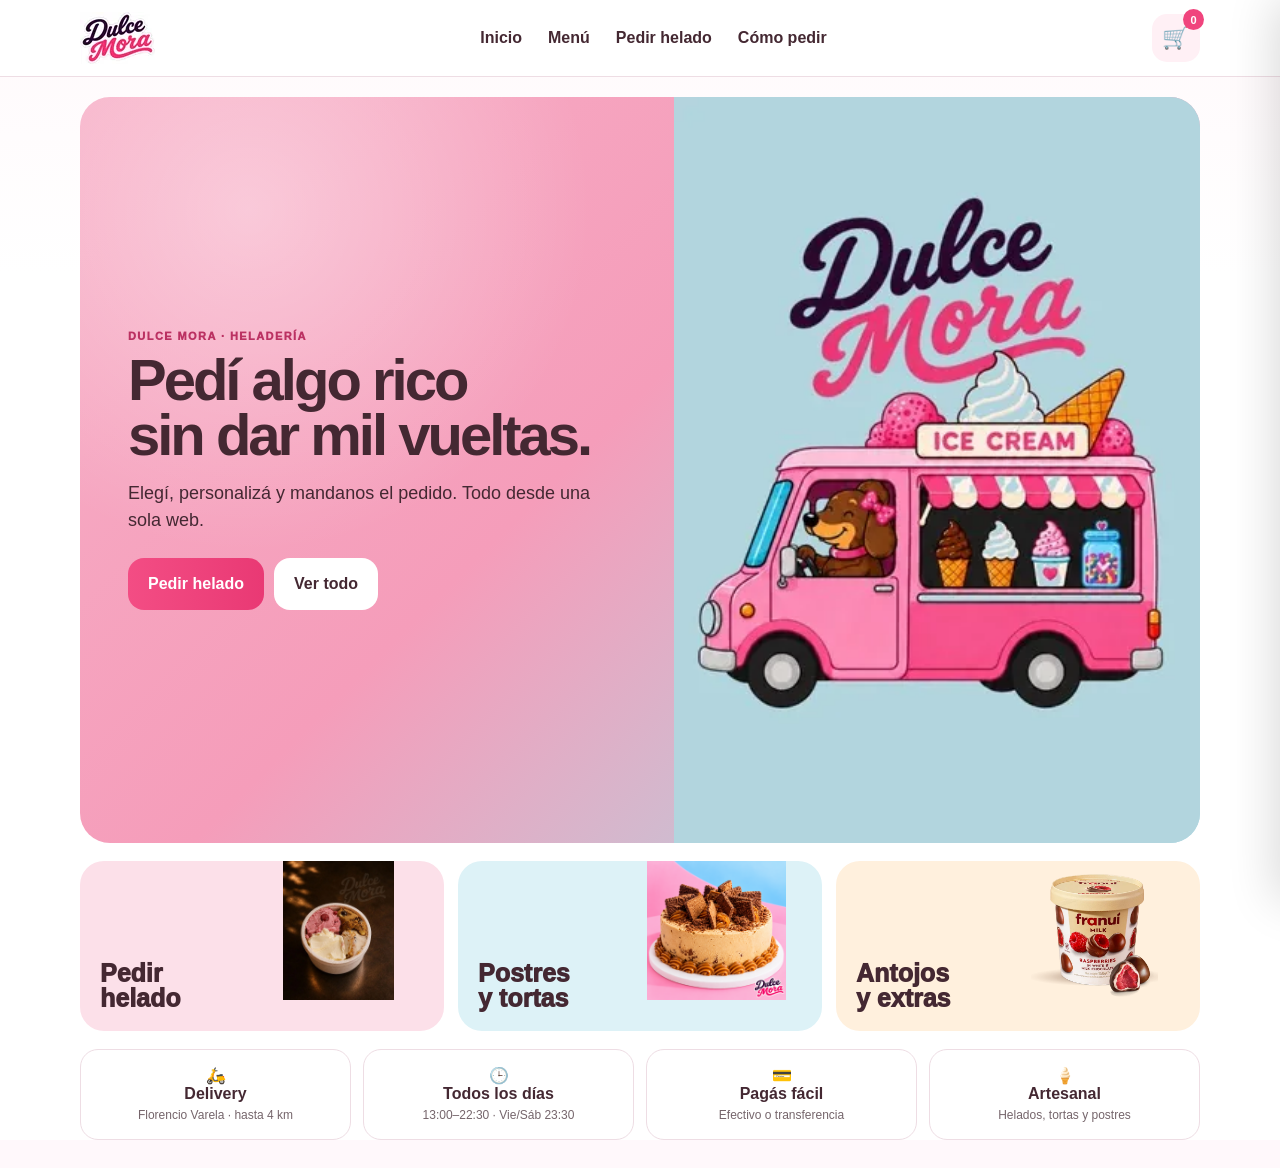
<file: index.html>
<!DOCTYPE html>

<html lang="es">
<head>
<meta charset="utf-8"/>
<meta content="width=device-width, initial-scale=1.0" name="viewport"/>
<title>Dulce Mora · Heladería Artesanal</title>
<link href="https://fonts.googleapis.com/css2?family=Dancing+Script:wght@600;700&amp;family=Nunito:wght@400;600;700;800;900&amp;display=swap" rel="stylesheet"/>
<style>
*,*::before,*::after{box-sizing:border-box;margin:0;padding:0;}
:root{
  --pink:#eb6893;--pink-dark:#c4416e;--pink-light:#fde8f0;--pink-xlight:#fff5f9;
  --orange:#e28928;--orange-light:#fef3e2;
  --sky:#b3d5de;--sky-light:#eaf6fa;--sky-dark:#5aadc6;
  --brown:#442832;--brown-mid:#6b4050;
  --purple:#9b5fc0;--purple-light:#f5eeff;
  --teal:#2a9d8f;--teal-light:#e4f7f5;
  --green:#25D366;
  --white:#fff;--bg:#fdf8fa;--gray:#f5f0f2;
  --text:#2d1a22;--text-mid:#8a6070;--text-soft:#c0a0b0;
}
html{scroll-behavior:smooth;}
body{font-family:'Nunito',sans-serif;background:var(--bg);color:var(--text);min-height:100vh;overflow-x:hidden;}
@keyframes bob{0%,100%{transform:translateY(0)}50%{transform:translateY(-7px)}}
@keyframes spkFloat{0%,100%{transform:rotate(var(--r,0deg)) translateY(0)}50%{transform:rotate(var(--r,0deg)) translateY(-7px)}}
@keyframes pawPulse{0%,100%{opacity:1}50%{opacity:.5}}

.sprinkles-layer{position:fixed;inset:0;pointer-events:none;z-index:0;overflow:hidden;}

/* HEADER */
.hdr{position:sticky;top:0;z-index:100;background:var(--white);border-bottom:2.5px solid var(--pink);padding:10px 18px;display:flex;align-items:center;justify-content:space-between;box-shadow:0 2px 12px rgba(235,104,147,.1);}
.cart-btn{background:var(--pink);border:none;border-radius:50px;color:#fff;font-family:'Nunito',sans-serif;font-size:13px;font-weight:800;padding:9px 16px;cursor:pointer;display:flex;align-items:center;gap:6px;transition:background .15s;position:relative;z-index:1;}
.cart-btn:hover{background:var(--pink-dark);}
.cart-n{background:#fff;color:var(--pink);border-radius:50%;width:22px;height:22px;font-size:12px;font-weight:900;display:flex;align-items:center;justify-content:center;}

/* HERO */
.hero{background:var(--sky);padding:24px 20px 36px;text-align:center;position:relative;overflow:hidden;}
.hero-wave{position:absolute;bottom:-2px;left:0;right:0;height:28px;background:var(--bg);border-radius:50% 50% 0 0/100% 100% 0 0;}
.hero-content{position:relative;z-index:1;}
.hero-pills{display:flex;justify-content:center;gap:7px;flex-wrap:wrap;}
.hpill{background:var(--white);border-radius:50px;padding:5px 13px;font-size:11px;font-weight:700;color:var(--brown);box-shadow:0 2px 6px rgba(68,40,50,.12);}

/* COUNTDOWN */
.countdown-bar{background:var(--brown);display:flex;align-items:center;justify-content:center;gap:10px;padding:9px 16px;flex-wrap:wrap;}
.cd-text{font-size:12px;color:var(--sky);font-weight:700;}
.cd-timer{display:flex;align-items:center;gap:4px;}
.cd-seg{background:var(--pink);color:#fff;border-radius:6px;padding:3px 8px;font-size:13px;font-weight:900;min-width:28px;text-align:center;}
.cd-sep{color:var(--pink);font-weight:900;font-size:14px;}
.cd-closed{background:var(--brown-mid);color:rgba(255,255,255,.7);font-size:12px;font-weight:700;text-align:center;padding:9px;}

/* STRIP */
.strip{background:var(--pink);display:flex;justify-content:center;flex-wrap:wrap;}
.sitem{padding:8px 14px;font-size:11px;font-weight:700;color:#fff;display:flex;align-items:center;gap:4px;border-right:1px solid rgba(255,255,255,.25);}
.sitem:last-child{border-right:none;}
.sitem em{color:rgba(255,255,255,.82);font-style:normal;font-weight:400;}

/* FLOW */
.flow{padding:18px 16px 28px;max-width:560px;margin:0 auto;position:relative;z-index:1;}
.steps-ind{display:flex;align-items:center;margin-bottom:20px;}
.si{display:flex;align-items:center;gap:5px;font-size:11px;font-weight:800;color:var(--text-soft);}
.si.active{color:var(--pink);}
.si.done{color:var(--teal);}
.si-num{width:24px;height:24px;border-radius:50%;border:2px solid currentColor;display:flex;align-items:center;justify-content:center;font-size:10px;font-weight:900;flex-shrink:0;}
.si.active .si-num{background:var(--pink);border-color:var(--pink);color:#fff;}
.si.done .si-num{background:var(--teal);border-color:var(--teal);color:#fff;}
.si-line{flex:1;height:2px;background:#ecdde5;margin:0 4px;}
.si-line.done{background:var(--teal);}

/* SCARD */
.scard{background:var(--white);border-radius:20px;padding:18px;margin-bottom:16px;border:1.5px solid var(--pink-light);box-shadow:0 2px 12px rgba(235,104,147,.06);position:relative;overflow:hidden;}
.scard::before{content:'';position:absolute;width:80px;height:80px;border-radius:50%;background:var(--pink-light);top:-20px;right:-20px;opacity:.5;pointer-events:none;}
.scard::after{content:'';position:absolute;width:50px;height:50px;border-radius:50%;background:var(--orange-light);bottom:-15px;left:-15px;opacity:.4;pointer-events:none;}
.scard-title{font-family:'Dancing Script',cursive;font-size:22px;font-weight:700;color:var(--brown);margin-bottom:3px;position:relative;z-index:1;}
.scard-sub{font-size:12px;color:var(--text-soft);margin-bottom:14px;position:relative;z-index:1;}

/* POTES */
.potes-grid{display:grid;grid-template-columns:repeat(2,1fr);gap:9px;position:relative;z-index:1;}
@media(min-width:400px){.potes-grid{grid-template-columns:repeat(3,1fr);}}
.pote-opt{border:2px solid #e8dce4;background:var(--white);border-radius:16px;padding:0 0 10px;cursor:pointer;text-align:center;transition:all .15s;position:relative;overflow:hidden;}
.pote-opt:hover{border-color:var(--pink);background:var(--pink-xlight);}
.pote-opt.selected{border-color:var(--pink);background:var(--pink-light);box-shadow:0 0 0 3px rgba(235,104,147,.18);}
.pote-ico{font-size:32px;display:block;margin-bottom:5px;}
.pote-img{width:100%;height:90px;object-fit:cover;border-radius:10px;margin-bottom:6px;display:block;background:#fde8f0;}
.pote-name{font-size:13px;font-weight:900;color:var(--brown);display:block;}
.pote-peso{font-size:10px;color:var(--text-mid);display:block;}
.pote-price{font-size:14px;font-weight:900;color:var(--pink);display:block;margin-top:4px;}
.pote-desc{font-size:9px;color:var(--text-soft);display:block;margin-top:2px;}
.pote-popular{display:inline-block;background:var(--orange);color:#fff;font-size:8px;font-weight:900;border-radius:4px;padding:2px 6px;margin-top:4px;}
.pote-check{position:absolute;top:7px;left:7px;background:var(--pink);color:#fff;border-radius:50%;width:18px;height:18px;font-size:10px;display:none;align-items:center;justify-content:center;}
.pote-opt.selected .pote-check{display:flex;}

/* GUSTOS */
.gustos-info-bar{background:var(--orange-light);border:1.5px solid var(--orange);border-radius:12px;padding:9px 13px;font-size:12px;color:var(--brown);font-weight:700;margin-bottom:12px;display:flex;align-items:center;gap:7px;position:relative;z-index:1;}
.pote-queue-cartel{background:var(--pink);color:#fff;border-radius:12px;padding:10px 14px;font-size:13px;font-weight:900;margin-bottom:10px;text-align:center;box-shadow:0 3px 10px rgba(235,104,147,.35);}
.pote-popup-overlay{position:fixed;inset:0;background:rgba(68,40,50,.5);z-index:700;display:none;align-items:center;justify-content:center;padding:24px;backdrop-filter:blur(2px);}
.pote-popup-overlay.open{display:flex;}
.pote-popup{background:#fff;border-radius:18px;padding:22px 20px 20px;max-width:320px;width:100%;position:relative;text-align:center;box-shadow:0 12px 32px rgba(0,0,0,.28);}
.pote-popup-close{position:absolute;top:8px;right:10px;background:var(--pink-light);border:none;width:26px;height:26px;border-radius:50%;font-size:14px;color:var(--brown);cursor:pointer;line-height:1;}
.pote-popup-text{font-size:13.5px;color:var(--brown);font-weight:700;line-height:1.55;}
.gp-wrap{display:flex;gap:4px;margin-bottom:12px;flex-wrap:wrap;position:relative;z-index:1;}
.gp-slot{height:7px;border-radius:4px;background:#e8dce4;transition:background .2s;flex:1;min-width:20px;}
.gp-slot.filled{background:var(--pink);}
.cat-tabs{display:flex;gap:6px;margin-bottom:11px;overflow-x:auto;position:relative;z-index:1;}
.cat-tabs::-webkit-scrollbar{display:none;}
.ctab{border:1.5px solid #e0d0d8;background:var(--white);border-radius:50px;padding:5px 11px;font-size:11px;font-weight:800;font-family:'Nunito',sans-serif;color:var(--text-mid);cursor:pointer;white-space:nowrap;transition:all .15s;}
.ctab.on-pk{background:var(--pink);border-color:var(--pink);color:#fff;}
.ctab.on-pu{background:var(--purple);border-color:var(--purple);color:#fff;}
.ctab.on-te{background:var(--teal);border-color:var(--teal);color:#fff;}
.gustos-grid{display:grid;grid-template-columns:repeat(3,1fr);gap:7px;position:relative;z-index:1;}
.gusto-opt{border:1.5px solid #e8dce4;background:var(--white);border-radius:13px;padding:0 0 8px;cursor:pointer;text-align:center;transition:all .15s;position:relative;overflow:hidden;}
.gusto-opt:hover:not(.disabled){border-color:var(--pink);background:var(--pink-xlight);}
.gusto-opt.sel{border-color:var(--pink);background:var(--pink-light);}
.gusto-opt.sel.pu{border-color:var(--purple);background:var(--purple-light);}
.gusto-opt.sel.te{border-color:var(--teal);background:var(--teal-light);}
.gusto-opt.disabled{opacity:.4;cursor:not-allowed;}
.gusto-ico{font-size:26px;display:block;margin-bottom:3px;}
.gusto-img{width:100%;height:70px;object-fit:cover;border-radius:8px;margin-bottom:4px;display:block;}
.gusto-name{font-size:10px;font-weight:800;color:var(--brown);line-height:1.2;padding:0 4px;}
.gusto-cnt{position:absolute;top:4px;right:4px;background:var(--pink);color:#fff;border-radius:50%;width:17px;height:17px;font-size:9px;font-weight:900;display:none;align-items:center;justify-content:center;}
.gusto-opt.sel .gusto-cnt{display:flex;}
.gusto-opt.sel.pu .gusto-cnt{background:var(--purple);}
.gusto-opt.sel.te .gusto-cnt{background:var(--teal);}
.badge-hot{position:absolute;bottom:4px;left:0;right:0;text-align:center;}
.badge-hot span{background:var(--pink);color:#fff;font-size:7px;font-weight:900;border-radius:3px;padding:1px 4px;}

.badge-stock span{background:var(--orange);color:#fff;font-size:7px;font-weight:900;border-radius:3px;padding:1px 4px;}

/* TOPPINGS */
.toppings-grid{display:grid;grid-template-columns:repeat(3,1fr);gap:7px;margin-top:4px;position:relative;z-index:1;}
.topping-img{width:100%;height:50px;object-fit:contain;display:block;margin-bottom:3px;}
.topping-img-lg{width:100%;height:62px;object-fit:contain;display:block;margin-bottom:3px;}
.topping-opt{border:1.5px solid #e8dce4;background:var(--white);border-radius:13px;padding:9px 7px;cursor:pointer;text-align:center;transition:all .15s;position:relative;}
.topping-opt:hover{border-color:var(--orange);background:var(--orange-light);}
.topping-opt.sel{border-color:var(--orange);background:var(--orange-light);}
.topping-ico{font-size:24px;display:block;margin-bottom:3px;}
.topping-name{font-size:10px;font-weight:800;color:var(--brown);line-height:1.2;}
.topping-price{font-size:10px;font-weight:900;color:var(--orange);}
.topping-cnt{position:absolute;top:4px;right:4px;background:var(--orange);color:#fff;border-radius:50%;width:17px;height:17px;font-size:9px;font-weight:900;display:none;align-items:center;justify-content:center;}
.topping-opt.sel .topping-cnt{display:flex;}

/* CART */
.cart-items-list{display:flex;flex-direction:column;gap:10px;position:relative;z-index:1;}
.ci-card{background:var(--bg);border:1.5px solid var(--pink-light);border-radius:16px;padding:13px;display:flex;align-items:flex-start;gap:11px;}
.ci-emo{font-size:34px;flex-shrink:0;}
.ci-pote-thumb{width:70px;height:70px;object-fit:cover;border-radius:10px;flex-shrink:0;}
.sum-pote-thumb{width:70px;height:70px;object-fit:cover;border-radius:10px;flex-shrink:0;}
.sum-item-header{display:flex;align-items:center;gap:10px;margin-bottom:4px;}
.ci-info{flex:1;}
.ci-title{font-size:13px;font-weight:900;color:var(--brown);margin-bottom:3px;}
.ci-gustos{font-size:11px;color:var(--text-mid);line-height:1.5;}
.ci-toppings{font-size:10px;color:var(--orange);margin-top:2px;}
.ci-price{font-size:14px;font-weight:900;color:var(--pink);margin-top:4px;}
.ci-del{background:none;border:none;font-size:16px;cursor:pointer;color:var(--text-soft);padding:2px;flex-shrink:0;}
.ci-del:hover{color:var(--pink-dark);}

/* SELLOS */
.sellos-card{background:var(--sky);border-radius:20px;padding:18px;margin-bottom:16px;position:relative;overflow:hidden;}
.sellos-card::before{content:'';position:absolute;width:100px;height:100px;border-radius:50%;background:rgba(255,255,255,.25);top:-30px;right:-30px;}
.sellos-title{font-family:'Dancing Script',cursive;font-size:20px;font-weight:700;color:var(--brown);margin-bottom:3px;position:relative;z-index:1;}
.sellos-sub{font-size:11px;color:var(--brown);margin-bottom:14px;position:relative;z-index:1;}
.sellos-grid{display:grid;grid-template-columns:repeat(6,1fr);gap:8px;margin-bottom:12px;position:relative;z-index:1;}
.sello{width:100%;aspect-ratio:1;border-radius:50%;border:2px solid rgba(68,40,50,.3);display:flex;align-items:center;justify-content:center;font-size:20px;background:rgba(255,255,255,.3);}
.sello.filled{background:var(--pink);border-color:var(--pink);box-shadow:0 0 10px rgba(235,104,147,.4);}
.sello.reward{background:var(--orange);border-color:var(--orange);}
.sellos-progress{background:rgba(68,40,50,.2);border-radius:50px;height:6px;overflow:hidden;position:relative;z-index:1;}
.sellos-fill{background:var(--pink);height:100%;border-radius:50px;transition:width .5s ease;}
.sellos-info{font-size:11px;color:var(--brown);margin-top:8px;text-align:center;position:relative;z-index:1;}
.sellos-code{background:rgba(255,255,255,.5);border-radius:10px;padding:10px 14px;margin-top:12px;display:flex;align-items:center;justify-content:space-between;position:relative;z-index:1;}
.sellos-code-lbl{font-size:10px;color:var(--brown);font-weight:700;}
.sellos-code-val{font-size:14px;font-weight:900;color:var(--brown);letter-spacing:2px;}
.sellos-share-btn{background:var(--pink);border:none;border-radius:50px;color:#fff;font-size:11px;font-weight:800;padding:6px 12px;cursor:pointer;font-family:'Nunito',sans-serif;}



/* FORM */
.form-group{margin-bottom:13px;}
.form-label{font-size:12px;font-weight:800;color:var(--brown);margin-bottom:5px;display:block;}
.form-input{width:100%;padding:11px 14px;border-radius:12px;border:1.5px solid #e0d0d8;font-family:'Nunito',sans-serif;font-size:14px;color:var(--text);background:var(--white);transition:border-color .15s;outline:none;}
.form-input:focus{border-color:var(--pink);}
.form-input::placeholder{color:var(--text-soft);}
.radio-group{display:flex;gap:10px;margin-bottom:16px;}
.radio-opt{flex:1;border:2px solid #e0d0d8;background:var(--white);border-radius:16px;padding:14px 10px;cursor:pointer;text-align:center;transition:all .15s;display:flex;flex-direction:column;align-items:center;gap:3px;}
.radio-opt.sel-pk{border-color:var(--pink);background:var(--pink-light);}
.radio-opt.sel-or{border-color:var(--orange);background:var(--orange-light);}
.radio-ico{font-size:26px;line-height:1;}
.radio-lbl{font-size:13px;font-weight:800;color:var(--brown);}
.radio-sub{font-size:10px;color:var(--text-soft);line-height:1.3;}
.maps-btn{display:flex;align-items:center;gap:12px;background:var(--sky-light);border-radius:14px;padding:14px 16px;border:2px solid var(--sky-dark);text-decoration:none;transition:opacity .15s;margin-top:8px;}
.maps-btn:hover{opacity:.85;}
.maps-icon{font-size:32px;flex-shrink:0;}
.maps-info-title{font-size:13px;font-weight:900;color:var(--brown);}
.maps-info-time{font-size:11px;color:var(--sky-dark);font-weight:700;margin-top:2px;}
.maps-info-tap{font-size:10px;color:var(--text-soft);margin-top:2px;}

/* SUMMARY */
.sum-block{background:var(--gray);border-radius:14px;padding:13px;margin-bottom:11px;}
.sum-block-title{font-size:11px;font-weight:900;color:var(--text-mid);text-transform:uppercase;letter-spacing:.5px;margin-bottom:9px;}
.sum-row{display:flex;justify-content:space-between;font-size:13px;padding:3px 0;}
.sum-row .k{color:var(--text-mid);font-weight:600;}
.sum-row .v{font-weight:800;color:var(--brown);text-align:right;max-width:60%;}
.sum-item{border-bottom:1px solid #ecdde5;padding:7px 0;font-size:12px;}
.sum-item:last-child{border-bottom:none;}
.sum-item-name{font-weight:800;color:var(--brown);margin-bottom:2px;}
.sum-item-gustos{color:var(--text-mid);line-height:1.5;}
.sum-item-price{color:var(--pink);font-weight:800;margin-top:3px;}
.sum-total-bar{background:var(--pink-light);border:1.5px solid var(--pink);border-radius:14px;padding:13px 15px;display:flex;justify-content:space-between;align-items:center;margin-bottom:13px;}
.sum-total-lbl{font-size:13px;font-weight:700;color:var(--pink-dark);}
.sum-total-amt{font-size:24px;font-weight:900;color:var(--pink-dark);}
.wa-note{font-size:11px;color:var(--text-soft);text-align:center;line-height:1.6;margin-bottom:12px;}
.descuento-row{background:var(--teal-light);border:1.5px solid var(--teal);border-radius:10px;padding:8px 12px;display:flex;justify-content:space-between;align-items:center;margin-bottom:8px;}
.descuento-lbl{font-size:12px;color:var(--teal);font-weight:700;}
.descuento-val{font-size:14px;font-weight:900;color:var(--teal);}

/* BUTTONS */
.btn-main{background:var(--pink);color:#fff;border:none;border-radius:50px;width:100%;padding:14px;font-family:'Nunito',sans-serif;font-size:15px;font-weight:800;cursor:pointer;transition:background .15s,transform .1s;margin-bottom:8px;display:block;position:relative;z-index:1;}
.btn-main:hover{background:var(--pink-dark);}
.btn-main:active{transform:scale(.98);}
.btn-main:disabled{background:#d0b0ba;cursor:not-allowed;}
.btn-main.green{background:var(--green);}
.btn-main.green:hover{background:#1da851;}
.btn-main.outline{background:var(--white);color:var(--pink);border:2px solid var(--pink);}
.btn-sec{background:transparent;color:var(--text-mid);border:1.5px solid #ddd;border-radius:50px;width:100%;padding:11px;font-family:'Nunito',sans-serif;font-size:13px;font-weight:700;cursor:pointer;transition:border-color .15s;display:block;margin-bottom:8px;position:relative;z-index:1;}
.btn-sec:hover{border-color:var(--pink);color:var(--pink);}

/* MODAL */
.modal-overlay{position:fixed;inset:0;background:rgba(68,40,50,.55);z-index:400;display:none;align-items:flex-end;justify-content:center;backdrop-filter:blur(2px);}
.modal-overlay.open{display:flex;}
.modal{background:var(--white);border-radius:24px 24px 0 0;padding:20px 20px 30px;width:100%;max-width:480px;max-height:86vh;overflow-y:auto;transform:translateY(100%);transition:transform .3s cubic-bezier(.4,0,.2,1);}
.modal-overlay.open .modal{transform:translateY(0);}
.modal-drag{width:40px;height:4px;background:#e0d0d8;border-radius:2px;margin:0 auto 16px;}
.modal-title{font-family:'Dancing Script',cursive;font-size:22px;font-weight:700;color:var(--brown);margin-bottom:3px;}
.modal-sub{font-size:12px;color:var(--text-soft);margin-bottom:16px;}

/* ENV BANNER */
.env-banner{background:var(--sky);border-radius:20px;padding:16px 18px;display:flex;align-items:center;gap:13px;position:relative;overflow:hidden;}
.env-banner::before{content:'';position:absolute;width:80px;height:80px;border-radius:50%;background:rgba(255,255,255,.25);top:-20px;right:-20px;}
.env-emo{font-size:44px;position:relative;z-index:1;}
.env-t{font-family:'Dancing Script',cursive;font-size:20px;font-weight:700;color:var(--brown);position:relative;z-index:1;}
.env-s{font-size:11px;color:var(--brown);margin-top:2px;font-weight:600;position:relative;z-index:1;}
.env-num{font-size:14px;color:var(--brown);font-weight:800;margin-top:5px;position:relative;z-index:1;}

/* FOOTER */
.footer{text-align:center;padding:20px 20px 30px;background:var(--sky);margin-top:20px;position:relative;overflow:hidden;}
.footer::before{content:'';position:absolute;width:120px;height:120px;border-radius:50%;background:rgba(235,104,147,.08);top:-40px;left:-40px;}
.footer p{font-family:'Dancing Script',cursive;font-size:18px;color:var(--brown);margin-bottom:3px;position:relative;z-index:1;}
.footer small{font-size:11px;color:var(--brown);opacity:.85;position:relative;z-index:1;}

/* TOAST */
.toast{position:fixed;bottom:22px;left:50%;transform:translateX(-50%) translateY(16px);background:var(--brown);color:#fff;padding:10px 20px;border-radius:50px;font-size:12px;font-weight:700;opacity:0;transition:all .3s;z-index:600;pointer-events:none;white-space:nowrap;box-shadow:0 4px 16px rgba(68,40,50,.3);}
.toast.show{opacity:1;transform:translateX(-50%) translateY(0);}

/* PROMOS */
.promos-section{background:var(--white);border-bottom:2px solid var(--pink-light);padding:10px 0 6px;}
.promos-header{display:flex;align-items:center;justify-content:space-between;padding:0 14px;margin-bottom:8px;}
.promos-title{font-family:'Dancing Script',cursive;font-size:20px;font-weight:700;color:var(--brown);}
.promos-badge{background:var(--pink);color:#fff;font-size:9px;font-weight:900;border-radius:50px;padding:3px 10px;}
.promos-scroll{display:flex;flex-direction:row;gap:8px;padding:0 4px;overflow-x:auto;scroll-snap-type:x mandatory;-webkit-overflow-scrolling:touch;scroll-behavior:smooth;flex:1;}
.promos-scroll::-webkit-scrollbar{display:none;}
.promo-card{border:2px solid #e8dce4;background:var(--white);border-radius:16px;overflow:hidden;cursor:pointer;text-align:center;transition:all .15s;position:relative;flex:0 0 calc(50% - 5px);scroll-snap-align:start;}
.promo-card:hover{transform:translateY(-2px);}
.promo-card.pk{border-color:var(--pink);}
.promo-card.or{border-color:var(--orange);}
.promo-card.cel{border-color:var(--sky-dark);border-width:3px;box-shadow:0 0 0 2px var(--sky),0 4px 14px rgba(173,210,219,.5);}
.promo-new.cel{color:var(--sky-dark);}
.promo-btn.cel{background:var(--sky-dark);color:#fff;}
.promo-old{font-size:11px;color:var(--brown-mid);text-decoration:line-through;opacity:.7;}
.promo-img{width:100%;height:160px;object-fit:cover;display:block;background:#fde8f0;}
.promo-inner{padding:6px 8px 8px;}
.promo-pill{display:none;}
.promo-emo{display:none;}
.promo-name{font-family:'Dancing Script',cursive;font-size:13px;font-weight:700;color:var(--brown);margin-bottom:1px;}
.promo-desc{font-size:9px;color:var(--brown-mid);line-height:1.3;margin-bottom:3px;}
.promo-prow{display:flex;align-items:baseline;justify-content:center;gap:4px;}
.promo-new{font-size:14px;font-weight:900;color:var(--pink);}
.promo-new.or{color:var(--orange);}
.promo-btn{display:block;width:100%;color:#fff;border:none;border-radius:50px;font-family:'Nunito',sans-serif;font-size:9px;font-weight:800;padding:5px;cursor:pointer;margin-top:5px;}
.promo-btn.pk{background:var(--pink);}
.promo-btn.or{background:var(--orange);}
.promo-ribbon{position:absolute;top:6px;right:0;background:var(--orange);color:#fff;font-size:7px;font-weight:900;padding:2px 7px;border-radius:4px 0 0 4px;z-index:2;}



.mundial-locked{position:relative;cursor:pointer;}
.mundial-locked::after{
  content:'⚽ Válido solo los días que juega Argentina';
  position:absolute;
  inset:0;
  background:rgba(0,0,0,0.55);
  color:#fff;
  font-family:'Nunito',sans-serif;
  font-size:11px;
  font-weight:800;
  display:flex;
  align-items:center;
  justify-content:center;
  text-align:center;
  padding:10px;
  border-radius:14px;
  backdrop-filter:blur(1px);
  line-height:1.4;
}

.ff-locked{position:relative;cursor:pointer;}
.ff-locked::after{
  content:'🍦 Válido solo el finde (29 al 31 de agosto)';
  position:absolute;
  inset:0;
  background:rgba(0,0,0,0.55);
  color:#fff;
  font-family:'Nunito',sans-serif;
  font-size:11px;
  font-weight:800;
  display:flex;
  align-items:center;
  justify-content:center;
  text-align:center;
  padding:10px;
  border-radius:14px;
  backdrop-filter:blur(1px);
  line-height:1.4;
}

.promos-row{display:flex;align-items:center;gap:0;padding:0 8px 10px;}
.promo-arrow-side{background:var(--pink);color:#fff;border:none;border-radius:50%;width:30px;height:30px;min-width:30px;font-size:20px;font-weight:900;cursor:pointer;display:flex;align-items:center;justify-content:center;flex-shrink:0;}
.promo-arrow-side:hover{background:var(--pink-dark,#c94070);}

/* FINDE XXL */
#findeBanner{display:none;background:linear-gradient(135deg,#eb6893,#e28928);padding:12px 16px;text-align:center;position:relative;z-index:10;}
.finde-banner-inner{display:flex;align-items:center;justify-content:center;gap:10px;}
.finde-banner-emo{font-size:28px;}
.finde-banner-text{color:#fff;font-family:'Dancing Script',cursive;font-size:22px;font-weight:700;line-height:1.2;}
.finde-banner-sub{color:rgba(255,255,255,.9);font-size:10px;font-weight:800;margin-top:2px;}
.finde-old{text-decoration:line-through;color:#999;font-size:12px;margin-right:4px;}
.finde-new{color:var(--pink);font-size:16px;font-weight:900;}
.pote-qty{display:flex;align-items:center;justify-content:center;gap:8px;margin-top:6px;}
.pote-qty button{background:var(--pink);color:#fff;border:none;border-radius:50%;width:24px;height:24px;font-size:16px;font-weight:900;cursor:pointer;}
.pote-qty span{font-size:16px;font-weight:900;color:var(--brown);min-width:20px;text-align:center;}

/* OTROS PRODUCTOS */
.productos-grid{display:grid;grid-template-columns:repeat(2,1fr);gap:9px;position:relative;z-index:1;}
@media(min-width:480px){.productos-grid{grid-template-columns:repeat(3,1fr);}}
.producto-card{border:1.5px solid #e8dce4;background:var(--white);border-radius:16px;padding:12px;text-align:center;display:flex;flex-direction:column;gap:5px;min-height:190px;}
.producto-emo{font-size:34px;line-height:1.1;}
.producto-nombre{font-size:12px;font-weight:900;color:var(--brown);line-height:1.25;}
.producto-desc{font-size:9.5px;color:var(--text-mid);line-height:1.35;flex:1;}
.producto-precio{font-size:15px;font-weight:900;color:var(--pink);margin-top:2px;}
.producto-btn{background:var(--pink);color:#fff;border:none;border-radius:50px;padding:7px 8px;font-family:'Nunito',sans-serif;font-size:10px;font-weight:800;cursor:pointer;}
.producto-btn:hover{background:var(--pink-dark);}
.producto-qty{display:flex;align-items:center;justify-content:center;gap:9px;margin:5px 9px 2px;}
.producto-qty button{width:28px;height:28px;border:none;border-radius:50%;background:var(--pink-light);color:var(--pink-dark);font-size:18px;font-weight:900;cursor:pointer;line-height:1;}
.producto-qty button:hover{background:var(--pink);color:#fff;}
.producto-qty span{min-width:24px;text-align:center;font-size:14px;font-weight:900;color:var(--brown);}



/* INICIO / CATEGORÍAS */
.catalog-home{max-width:760px;margin:0 auto;padding:22px 16px 34px;position:relative;z-index:1;}
.catalog-home-title{font-family:'Dancing Script',cursive;font-size:30px;font-weight:700;color:var(--brown);text-align:center;margin-bottom:4px;}
.catalog-home-sub{font-size:13px;color:var(--text-mid);text-align:center;margin-bottom:18px;}
.catalog-grid{display:grid;grid-template-columns:repeat(2,1fr);gap:11px;}
@media(min-width:620px){.catalog-grid{grid-template-columns:repeat(3,1fr);}}
.catalog-card{border:1.5px solid var(--pink-light);background:var(--white);border-radius:18px;padding:18px 12px;min-height:132px;cursor:pointer;text-align:center;box-shadow:0 2px 10px rgba(68,40,50,.05);display:flex;flex-direction:column;align-items:center;justify-content:center;gap:7px;transition:transform .15s,border-color .15s,box-shadow .15s;}
.catalog-card:hover{transform:translateY(-2px);border-color:var(--pink);box-shadow:0 5px 16px rgba(235,104,147,.12);}
.catalog-icon{font-size:36px;line-height:1;}
.catalog-name{font-size:13px;font-weight:900;color:var(--brown);line-height:1.2;}
.catalog-hint{font-size:9.5px;color:var(--text-soft);line-height:1.25;}
.category-view{max-width:760px;margin:0 auto;padding:18px 16px 34px;display:none;}
.category-top{display:flex;align-items:center;gap:10px;margin-bottom:16px;}
.category-back{border:1.5px solid var(--pink);background:#fff;color:var(--pink);border-radius:50px;padding:8px 13px;font-family:'Nunito',sans-serif;font-size:12px;font-weight:800;cursor:pointer;}
.category-title{font-family:'Dancing Script',cursive;font-size:27px;font-weight:700;color:var(--brown);}
.category-sub{font-size:11px;color:var(--text-soft);margin-top:1px;}
.category-box{background:#fff;border:1.5px solid var(--pink-light);border-radius:20px;padding:16px;margin-bottom:12px;}
.category-box-title{font-size:14px;font-weight:900;color:var(--brown);margin-bottom:4px;}
.category-box-sub{font-size:10.5px;color:var(--text-mid);margin-bottom:12px;}
.empty-products{padding:18px 12px;border:1.5px dashed #e5d3dc;border-radius:14px;text-align:center;font-size:11px;color:var(--text-soft);background:var(--bg);}


.catalog-card{padding:0;overflow:hidden;justify-content:flex-start;min-height:190px;position:relative;}
.catalog-cover{width:100%;height:112px;object-fit:cover;display:block;background:var(--pink-light);}
.catalog-card-body{padding:10px 9px 12px;display:flex;flex-direction:column;align-items:center;gap:4px;width:100%;}
.catalog-card .catalog-icon{font-size:23px;}
.catalog-status{font-size:8px;font-weight:900;border-radius:50px;padding:3px 8px;margin-top:2px;}
.catalog-status.available{background:var(--teal-light);color:var(--teal);}
.catalog-status.soon{background:#f1ecef;color:var(--text-soft);}
.catalog-card.is-disabled{cursor:not-allowed;opacity:.62;filter:saturate(.72);}
.catalog-card.is-disabled:hover{transform:none;border-color:var(--pink-light);box-shadow:0 2px 10px rgba(68,40,50,.05);}
.producto-card{padding:0 0 11px;overflow:hidden;min-height:255px;}
.producto-img{width:100%;height:145px;object-fit:cover;display:block;background:var(--pink-light);margin-bottom:5px;}
.producto-card .producto-emo{margin-top:10px;}
.producto-card .producto-nombre,.producto-card .producto-desc,.producto-card .producto-precio{padding-left:9px;padding-right:9px;}
.producto-card .producto-btn{margin:2px 9px 0;}


.after-add-actions{display:none;margin-top:8px;gap:7px;flex-direction:column;}
.after-add-actions.show{display:flex;}
.after-add-btn{width:100%;border:none;border-radius:50px;padding:10px 12px;font-family:'Nunito',sans-serif;font-size:12px;font-weight:900;cursor:pointer;}
.after-add-btn.cart{background:var(--brown);color:#fff;}
.after-add-btn.keep{background:var(--pink-light);color:var(--pink-dark);border:1.5px solid var(--pink);}

.floating-cart{position:fixed;right:16px;bottom:16px;z-index:350;background:var(--brown);color:#fff;border:none;border-radius:50px;padding:10px 15px;font-family:'Nunito',sans-serif;font-weight:900;font-size:12px;box-shadow:0 6px 20px rgba(68,40,50,.28);cursor:pointer;display:none;align-items:center;gap:7px;}
.floating-cart.show{display:flex;}


.paletas-filter{display:flex;gap:8px;justify-content:center;margin:8px 0 18px;flex-wrap:wrap;}
.paletas-filter button{border:1.5px solid var(--pink);background:#fff;color:var(--pink-dark);padding:8px 14px;border-radius:999px;font-weight:900;font-family:'Nunito',sans-serif;cursor:pointer;}
.paletas-filter button.active{background:var(--pink);color:#fff;}
.paletas-subview{display:none;}
.paletas-subview.active{display:block;}


.pote-bonus{display:block;margin-top:5px;font-size:10px;font-weight:900;color:var(--orange);line-height:1.25;}
</style>
</head>
<body>
<div aria-hidden="true" class="sprinkles-layer" id="sprinklesLayer"></div>
<!-- HEADER -->
<header class="hdr">
<a href="#" onclick="volverInicio();return false;" style="text-decoration:none;display:flex;align-items:center;">
<img alt="Dulce Mora" id="hdrLogo" style="height:52px;width:auto;object-fit:contain;display:block;"/>
</a>
<button class="cart-btn" onclick="abrirCarritoGlobal()">
    🛒 Pedido <span class="cart-n" id="cartCount">0</span>
</button>
</header>
<!-- HERO -->
<section class="hero">
<div aria-hidden="true" id="heroSpk" style="position:absolute;inset:0;pointer-events:none;overflow:hidden;"></div>
<div class="hero-content">
<img alt="Dulce Mora · Heladería Artesanal" id="heroLogo" style="width:min(300px,80vw);display:block;margin:0 auto 12px;animation:bob 3s ease-in-out infinite;object-fit:contain;"/>
<div class="hero-pills">
<span class="hpill">🛵 Delivery</span>
<span class="hpill">⏱ 30–45 min</span>
<span class="hpill">🐾 Dulce Mora</span>
</div>
</div>
<div class="hero-wave"></div>
</section>
<div id="countdownBar"></div>
<div class="strip">
<div class="sitem">📍 <em>Luis Santiago Genoud 2102</em></div>
<div class="sitem">🛵 <em>Dom–Jue 13:00–22:30</em></div>
<div class="sitem">🥤 <em>Vie y sáb hasta 23:30</em></div>
<div class="sitem">📲 <em>11 7894-7062</em></div>
</div>
<!-- INICIO DE CATEGORÍAS -->
<section class="catalog-home" id="catalogHome">
  <div class="catalog-home-title">¿Qué querés pedir hoy?</div>
  <div class="catalog-home-sub">Elegí una categoría para ver los productos</div>
  <div class="catalog-grid">
    <button class="catalog-card" onclick="abrirCategoria('helados')"><img class="catalog-cover" src="assets/img-d0a573bd8b62.webp" alt="Helados Dulce Mora"><div class="catalog-card-body"><span class="catalog-name">Helados</span><span class="catalog-hint">Potes, gustos y extras</span><span class="catalog-status available">Disponible</span></div></button>
    <button class="catalog-card" onclick="abrirCategoria('paletas')"><img class="catalog-cover" src="assets/img-fac0f8511475.webp" alt="Paletas"><div class="catalog-card-body"><span class="catalog-name">Paletas</span><span class="catalog-hint">Al agua y a la crema</span><span class="catalog-status">Disponible</span></div></button>
    <button class="catalog-card" onclick="abrirCategoria('guapaletas')"><img class="catalog-cover" src="assets/img-921820b06209.webp" alt="Guapaletas"><div class="catalog-card-body"><span class="catalog-name">Guapaletas</span><span class="catalog-hint">Sabores disponibles</span><span class="catalog-status available">Disponible</span></div></button>
    <button class="catalog-card" onclick="abrirCategoria('postrecitos')"><img class="catalog-cover" src="assets/img-59baff555d09.webp" alt="Postrecitos cuchareables"><div class="catalog-card-body"><span class="catalog-name">Postrecitos cuchareables</span><span class="catalog-hint">Sin stock por el momento</span><span class="catalog-status soon">Sin stock</span></div></button>
    <button class="catalog-card" onclick="abrirCategoria('tortas')"><img class="catalog-cover" src="assets/img-46343e2e5f9d.webp" alt="Tortas heladas"><div class="catalog-card-body"><span class="catalog-name">Tortas heladas</span><span class="catalog-hint">Tortas heladas Dulce Mora</span><span class="catalog-status">Disponible</span></div></button>
    <button class="catalog-card" onclick="abrirCategoria('franui')"><img class="catalog-cover" src="assets/img-f9cd72766d6b.webp" alt="Franui"><div class="catalog-card-body"><span class="catalog-name">Franui</span><span class="catalog-hint">Elegí tu variedad</span><span class="catalog-status available">Disponible</span></div></button>
    <button class="catalog-card" onclick="abrirCategoria('banana')"><img class="catalog-cover" src="assets/img-126150b1dc22.webp" alt="Le Banana Bites"><div class="catalog-card-body"><span class="catalog-name">Le Banana Bites</span><span class="catalog-hint">Le Banana Bites</span><span class="catalog-status available">Disponible</span></div></button>
    <button class="catalog-card" onclick="abrirCategoria('hielo')"><img class="catalog-cover" src="assets/img-3e51d9755dd1.webp" alt="Hielo"><div class="catalog-card-body"><span class="catalog-name">Hielo</span><span class="catalog-hint">Bolsa de 2 kg</span><span class="catalog-status available">Disponible</span></div></button>
  </div>
</section>

<!-- VISTA DE CATEGORÍA -->
<section class="category-view" id="categoryView">
  <div class="category-top">
    <button class="category-back" onclick="volverInicio()">← Volver</button>
    <div><div class="category-title" id="categoryTitle"></div><div class="category-sub" id="categorySub"></div></div>
  </div>
  <div id="categoryContent"></div>
</section>

<!-- MAIN FLOW HELADOS -->
<div id="heladosSection" style="display:none">
<div style="max-width:560px;margin:14px auto 0;padding:0 16px;"><button class="category-back" onclick="volverInicio()">← Volver</button></div>
<!-- PROMOS -->
<section class="promos-section" id="promosSection">
<div class="promos-header">
<span class="promos-title">🎉 Promos</span>
<span class="promos-badge">✨ OFERTAS</span>
</div>
<div class="promos-row">
<button class="promo-arrow-side" onclick="scrollPromos(-1)">‹</button>
<div class="promos-scroll" id="promosScroll">
<!-- FINDE XXL -->
</div>
<button class="promo-arrow-side" onclick="scrollPromos(1)">›</button>
</div>
</section>
<div class="flow" id="mainFlow" style="display:none">
<div class="steps-ind" id="stepsInd">
<div class="si active" id="si0"><div class="si-num">1</div><span>Pote</span></div>
<div class="si-line" id="sl01"></div>
<div class="si active" id="si1"><div class="si-num">2</div><span>Gustos</span></div>
<div class="si-line" id="sl12"></div>
<div class="si" id="si2"><div class="si-num">3</div><span>Extras</span></div>
<div class="si-line" id="sl23"></div>
<div class="si" id="si3"><div class="si-num">4</div><span>Pedido</span></div>
<div class="si-line" id="sl34"></div>
<div class="si" id="si4"><div class="si-num">5</div><span>Envío</span></div>
<div class="si-line" id="sl45"></div>
<div class="si" id="si5"><div class="si-num">6</div><span>Confirmar</span></div>
</div>
<!-- VIEW ELEGIR -->
<div id="view-elegir">
<div class="scard">
<div class="scard-title">1. Elegí tu pote</div>
<div class="scard-sub">Seleccioná el tamaño que querés</div>
<div class="potes-grid" id="potesGrid"></div>
</div>

<div class="scard" id="gustosCard" style="display:none">
<div class="scard-title">2. Elegí los gustos</div>
<div class="scard-sub" id="gustosSub"></div>
<div class="pote-queue-cartel" id="poteQueueCartel" style="display:none"></div>
<div class="gustos-info-bar"><span>🍦</span><span id="gustosInfoTxt">Seleccioná un pote primero</span></div>
<div class="gp-wrap" id="gustosProgress"></div>
<div class="cat-tabs">
<button class="ctab on-pk" onclick="filtrarGustos('todos',this,'pk')">🍦 Todos</button>
<button class="ctab" onclick="filtrarGustos('cremoso',this,'pk')">🤎 Cremosos</button>
<button class="ctab" onclick="filtrarGustos('agua',this,'te')">💧 Al agua</button>
<button class="ctab" onclick="filtrarGustos('especial',this,'pu')">⭐ Especiales</button>
</div>
<div class="gustos-grid" id="gustosGrid"></div>
</div>
<div class="scard" id="toppingsCard" style="display:none">
<div class="scard-title">3. ¿Le sumás algo? <span style="font-size:13px;color:var(--text-soft);font-family:'Nunito',sans-serif;font-weight:600;">Opcional</span></div>
<div class="scard-sub" id="toppingsSub">Extras para tu pote · <strong>1 salsa gratis</strong> · desde la segunda, <strong>$1.500 c/u</strong> · <em>Tocá el mismo extra varias veces para agregar más cantidad</em></div>
<div class="toppings-grid" id="toppingsGrid"></div>
<button class="btn-main" disabled="" id="btnAgregar" onclick="agregarAlCarrito()" style="margin-top:16px;">Agregar al carrito 🛒</button>
</div>
</div>
<!-- VIEW CARRITO -->
<div id="view-carrito" style="display:none">
<div class="scard">
<div class="scard-title">🛒 Tu pedido</div>
<div class="scard-sub">Revisá antes de continuar</div>
<div class="cart-items-list" id="cartList"></div>
<div style="margin-top:14px;padding-top:13px;border-top:1.5px solid var(--pink-light);display:flex;justify-content:space-between;align-items:baseline;position:relative;z-index:1;">
<span style="font-size:13px;color:var(--text-soft);font-weight:600;">Total estimado</span>
<span id="cartTotalBig" style="font-size:24px;font-weight:900;color:var(--brown);">$0</span>
</div>
</div>
<div class="sellos-card" style="display:none">
<div class="sellos-title">🎴 Tu tarjeta de sellos</div>
<div class="sellos-sub">Juntá 6 pedidos y el próximo pote de ½ kg es gratis</div>
<div class="sellos-grid" id="sellosGrid"></div>
<div class="sellos-progress"><div class="sellos-fill" id="sellosFill"></div></div>
<div class="sellos-info" id="sellosInfo"></div>
<div class="sellos-code">
<div><div class="sellos-code-lbl">Tu código de cliente</div><div class="sellos-code-val" id="clientCode"></div></div>
<button class="sellos-share-btn" onclick="copiarClientCode()">Copiar 📋</button>
</div>
<div id="refCode" style="display:none;"></div>
</div>
<div class="scard" id="exploraProductosCard">
  <div class="scard-title">Explorá nuestros productos ✨</div>
  <div id="exploraProductos"></div>
  <button class="btn-main outline" onclick="volverInicio(true)" style="margin-top:12px;">Ver más →</button>
</div>
<button class="btn-main outline" id="cartAddMoreBtn" onclick="addMasDesdeCarrito()">+ Agregar otro pote</button>
<button class="btn-main" id="btnToEnvio" onclick="goStep(5)">Continuar con el envío →</button>
</div>
<!-- VIEW ENVIO -->
<div id="view-envio" style="display:none">
<div class="scard">
<div class="scard-title">📍 Datos de envío</div>
<div class="scard-sub">¿Cómo recibís tu pedido?</div>
<div class="form-group">
<div class="radio-group">
<label class="radio-opt sel-pk" id="opt-delivery" onclick="selectEntrega('delivery')">
<span class="radio-ico">🛵</span>
<span class="radio-lbl">Delivery</span>
<span class="radio-sub">Te lo llevamos a tu puerta</span>
</label>
<label class="radio-opt" id="opt-retiro" onclick="selectEntrega('retiro')">
<span class="radio-ico">🏠</span>
<span class="radio-lbl">Retiro</span>
<span class="radio-sub">Pasás a buscarlo</span>
</label>
</div>
</div>
<div id="deliveryFields">
<div class="form-group"><label class="form-label" id="fNombreLabel">Nombre y apellido *</label><input class="form-input" id="fNombre" placeholder="Nombre y apellido" type="text"/></div>
<div class="form-group"><label class="form-label" id="fDireccionLabel">Dirección *</label><input class="form-input" id="fDireccion" placeholder="Calle y número" type="text"/></div>
<div class="form-group">
  <label class="form-label">Calcular envío</label>
  <button type="button" class="btn-main outline" onclick="usarMiUbicacion()" style="margin-bottom:7px;">📍 Usar mi ubicación</button>
  <button type="button" class="btn-main outline" onclick="calcularPorDireccion()">🔎 Calcular con la dirección escrita</button>
  <div id="envioCalcInfo" style="font-size:16px;font-weight:1000;color:var(--teal);margin-top:8px;line-height:1.4;">Todavía no calculamos la distancia.</div>
</div>
<div class="form-group"><label class="form-label">Entre calles</label><input class="form-input" id="fEntreCalles" placeholder="Entre ... y ..." type="text"/></div>
<div class="form-group"><label class="form-label">Barrio</label><input class="form-input" id="fBarrio" placeholder="Barrio o zona" type="text"/></div>
<div class="form-group"><label class="form-label">Teléfono *</label><input class="form-input" id="fTel" placeholder="11 1234 5678" type="tel"/></div>
<div class="form-group"><label class="form-label">Código de referido (opcional)</label><input class="form-input" id="fRef" placeholder="Ej: MORA-AB12" style="text-transform:uppercase" type="text"/></div>
<div class="form-group"><label class="form-label">Aclaración</label><input class="form-input" id="fNota" placeholder="Portón verde, timbre 2B..." type="text"/></div>
</div>
<div id="retiroFields" style="display:none">
<div class="form-group"><label class="form-label" id="fNombreLabel">Nombre y apellido *</label><input class="form-input" id="fNombreR" placeholder="Nombre y apellido" type="text"/></div>
<div class="form-group"><label class="form-label">Teléfono *</label><input class="form-input" id="fTelR" placeholder="11 1234 5678" type="tel"/></div>
<div class="form-group"><label class="form-label">Código de referido (opcional)</label><input class="form-input" id="fRefR" placeholder="Ej: MORA-AB12" style="text-transform:uppercase" type="text"/></div>
<a class="maps-btn" href="https://maps.google.com/?q=Luis+Santiago+Genoud+2102+Buenos+Aires+Buenos+Aires" target="_blank">
<span class="maps-icon">📍</span>
<div>
<div class="maps-info-title">Luis Santiago Genoud 2102</div>
<div class="maps-info-time">Todos los días · Take away 13:00–22:30</div>
<div class="maps-info-tap">Tocá para ver en Maps →</div>
</div>
</a>
</div>
</div>
<button class="btn-main" onclick="goStep(6)">Ver resumen →</button>
<button class="btn-sec" onclick="goStep(4)">← Volver al pedido</button>
</div>
<!-- VIEW RESUMEN -->
<div id="view-resumen" style="display:none">
<div class="scard">
<div class="scard-title">✅ Resumen del pedido</div>
<div class="scard-sub">Revisá todo antes de confirmar</div>
<div class="sum-block"><div class="sum-block-title">🍦 Tu pedido</div><div id="sumItems"></div></div>
<div id="sumDescuentoWrap"></div>
<div class="sum-block"><div class="sum-block-title">📍 Datos de envío</div><div id="sumEnvioInfo"></div></div>
<div class="sum-total-bar">
<span class="sum-total-lbl">Total estimado</span>
<span class="sum-total-amt" id="sumTotalAmt">$0</span>
</div>
<p class="wa-note">Al confirmar se abrirá WhatsApp con tu pedido completo 🐾</p>
<button class="btn-main green" onclick="confirmar()">📲 Confirmar por WhatsApp</button>
<button class="btn-sec" onclick="goStep(5)">← Volver</button>
</div>
</div>
</div>
<div id="envBannerWrap" style="padding:0 16px;max-width:560px;margin:0 auto 24px;">
<div class="env-banner">
<span class="env-emo">🛵</span>
<div>
<div class="env-t">¡Envíos a domicilio!</div>
<div class="env-s">Dom–Jue 13:00–22:30 · Vie–Sáb 13:00–23:30</div>
</div>
</div>
</div>
</div><!-- /heladosSection -->
<!-- TOAST -->
<input id="fRef" type="hidden"/><input id="fRefR" type="hidden"/>
<div class="toast" id="toast"></div>

<button class="floating-cart" id="floatingCart" onclick="abrirCarritoGlobal()">
  🛒 <span id="floatingCartCount">0</span> · <span id="floatingCartTotal">$0</span>
</button>

<div class="pote-popup-overlay" id="potePopupOverlay" onclick="if(event.target===this)cerrarPotePopup()">
<div class="pote-popup">
<button class="pote-popup-close" onclick="cerrarPotePopup()">✕</button>
<div class="pote-popup-text" id="potePopupText"></div>
</div>
</div>
<!-- MODAL PROMO -->
<div class="modal-overlay" id="promoModal" onclick="if(event.target===this)cerrarPromo()">
<div class="modal">
<div class="modal-drag"></div>
<div class="modal-title" id="promoModalTitle"></div>
<div class="modal-sub" id="promoModalSub"></div>
<div id="promoModalBody"></div>
<button class="btn-main" id="promoWABtn" style="margin-top:14px;background:var(--pink);">📲 Pedir por WhatsApp</button>
<button class="btn-sec" onclick="cerrarPromo()">Cerrar</button>
</div>
</div>

<script>
const DM_API_URL = 'https://script.google.com/macros/s/AKfycbygO20u3jSvivUgfwkD6kVBSZv5VP4fuvTjf-ejpv4hWmnckc_24uiWbA_f-DyLyUpH/exec';
let DM_REMOTE_STOCK = {};
let DM_REMOTE_SABORES = {};

async function dmSyncStock(){
  if(!DM_API_URL) return;
  try{
    const r=await fetch(DM_API_URL+'?action=stock',{cache:'no-store'});
    const data=await r.json();
    if(!data || !data.ok) return;
    DM_REMOTE_STOCK={};
    (data.productos||[]).forEach(x=>DM_REMOTE_STOCK[x.id]=x);
    DM_REMOTE_SABORES={};
    (data.sabores||[]).forEach(x=>DM_REMOTE_SABORES[x.id]=x);
    GUSTOS.forEach(g=>{
      const s=DM_REMOTE_SABORES[g.id];
      if(s) g.stock=s.disponible===false?'sin':'ok';
    });
    if(typeof renderGustos==='function') renderGustos();
    if(typeof PRODUCTOS_EXTRA!=='undefined'){
      document.querySelectorAll('[data-cat-view]').forEach(()=>{});
    }
  }catch(e){console.warn('Stock remoto no disponible',e);}
}
function dmProductoDisponible(id){
  const s=DM_REMOTE_STOCK[id];
  return !s || s.estado==='DISPONIBLE' || s.disponible===true;
}
function dmStockTexto(id){
  const s=DM_REMOTE_STOCK[id];
  if(!s) return '';
  if(s.estado==='SIN STOCK' || s.disponible===false) return 'Sin stock';
  if(typeof s.stock==='number') return 'Stock: '+s.stock;
  return '';
}
function dmPayloadPedido(){
  const grouped=[];
  const seen=new Set();
  cart.forEach(item=>{
    if(item.kind==='producto'){
      const id=item.product.id;
      if(seen.has(id)) return;
      seen.add(id);
      grouped.push({
        tipo:'producto',
        id,
        nombre:item.product.name,
        variante:item.product.desc,
        cantidad:cart.filter(x=>x.kind==='producto'&&x.product.id===id).length,
        precio_unitario:item.product.price
      });
    }else{
      grouped.push({
        tipo:'helado',
        id:item.pote.id,
        nombre:item.promoLabel||item.pote.name,
        variante:item.pote.peso||'',
        cantidad:1,
        precio_unitario:item.price,
        gustos:item.gustos.filter(Boolean).map(g=>g.ticketName||g.name),
        extras:item.toppings.map(t=>t.name)
      });
    }
  });
  return {
    action:'webOrder',
    pedido_id:'WEB-'+Date.now(),
    fecha:new Date().toISOString(),
    canal:'Web',
    modalidad:entregaMode,
    envio_costo:costoEnvioActual(),
    distancia_km:envioDistKm,
    items:grouped
  };
}
function dmRegistrarPedido(){
  if(!DM_API_URL || !cart.length) return;
  const body=JSON.stringify(dmPayloadPedido());
  try{
    if(navigator.sendBeacon){
      navigator.sendBeacon(DM_API_URL,new Blob([body],{type:'application/json'}));
    }else{
      fetch(DM_API_URL,{method:'POST',headers:{'Content-Type':'application/json'},body,keepalive:true});
    }
  }catch(e){console.warn('No se pudo registrar pedido',e);}
}

// -- IMAGES --
window.addEventListener("DOMContentLoaded",function(){
  document.getElementById("heroLogo").src="assets/img-c2a4b8570ca4.webp";
  document.getElementById("hdrLogo").src="assets/img-c9a163889583.webp";
});

// -- SPRINKLES & PAWS --
const _s=document.createElement('style');
_s.textContent='@keyframes spkFloat{0%,100%{transform:rotate(var(--r,0deg)) translateY(0)}50%{transform:rotate(var(--r,0deg)) translateY(-7px)}}@keyframes pawPulse{0%,100%{opacity:1}50%{opacity:.5}}';
document.head.appendChild(_s);

(function(){
  const L=document.getElementById('sprinklesLayer');
  const spk=[
    {w:22,h:6,c:'#f5d03b',t:'5%', l:'2%', r:-45,d:4.2,dl:0},
    {w:18,h:6,c:'#6dd5e0',t:'12%',l:'6%', r:30, d:5.0,dl:.4},
    {w:20,h:6,c:'#eb6893',t:'20%',l:'1%', r:-60,d:4.5,dl:.8},
    {w:16,h:6,c:'#c78fd4',t:'28%',l:'5%', r:45, d:5.3,dl:.2},
    {w:22,h:6,c:'#7dd67a',t:'36%',l:'2%', r:-30,d:4.0,dl:1.0},
    {w:18,h:6,c:'#f06b6b',t:'44%',l:'6%', r:55, d:5.1,dl:.6},
    {w:20,h:6,c:'#f5d03b',t:'52%',l:'1%', r:-45,d:4.7,dl:.1},
    {w:16,h:6,c:'#6dd5e0',t:'60%',l:'5%', r:30, d:5.4,dl:.9},
    {w:22,h:6,c:'#e8357a',t:'68%',l:'2%', r:-55,d:4.2,dl:.3},
    {w:18,h:6,c:'#c78fd4',t:'76%',l:'6%', r:40, d:5.0,dl:.7},
    {w:20,h:6,c:'#7dd67a',t:'84%',l:'1%', r:-30,d:4.6,dl:.5},
    {w:16,h:6,c:'#f5a623',t:'92%',l:'5%', r:50, d:5.2,dl:1.1},
    {w:22,h:6,c:'#6dd5e0',t:'4%', rr:'2%',r:45, d:4.3,dl:.3},
    {w:18,h:6,c:'#f5d03b',t:'11%',rr:'5%',r:-30,d:5.1,dl:.7},
    {w:20,h:6,c:'#c78fd4',t:'19%',rr:'1%',r:60, d:4.6,dl:.1},
    {w:16,h:6,c:'#eb6893',t:'27%',rr:'6%',r:-45,d:5.3,dl:.9},
    {w:22,h:6,c:'#f06b6b',t:'35%',rr:'2%',r:30, d:4.1,dl:.5},
    {w:18,h:6,c:'#7dd67a',t:'43%',rr:'5%',r:-55,d:5.0,dl:.2},
    {w:20,h:6,c:'#f5d03b',t:'51%',rr:'1%',r:45, d:4.8,dl:1.0},
    {w:16,h:6,c:'#6dd5e0',t:'59%',rr:'6%',r:-30,d:5.2,dl:.4},
    {w:22,h:6,c:'#e8357a',t:'67%',rr:'2%',r:55, d:4.3,dl:.8},
    {w:18,h:6,c:'#c78fd4',t:'75%',rr:'5%',r:-40,d:5.1,dl:.6},
    {w:20,h:6,c:'#f5a623',t:'83%',rr:'1%',r:30, d:4.5,dl:.2},
    {w:16,h:6,c:'#7dd67a',t:'91%',rr:'6%',r:-50,d:5.3,dl:1.2},
  ];
  spk.forEach(s=>{
    const d=document.createElement('div');
    d.style.cssText=`position:absolute;border-radius:50px;width:${s.w}px;height:${s.h}px;background:${s.c};opacity:.6;animation:spkFloat ${s.d}s ease-in-out infinite ${s.dl}s;--r:${s.r}deg;transform:rotate(${s.r}deg)`;
    d.style.top=s.t; if(s.l)d.style.left=s.l; if(s.rr)d.style.right=s.rr;
    L.appendChild(d);
  });
  [{sz:8,c:'#f5d03b',t:'12%',l:'14%'},{sz:7,c:'#6dd5e0',t:'22%',l:'86%'},{sz:9,c:'#c78fd4',t:'38%',l:'90%'},{sz:6,c:'#7dd67a',t:'52%',l:'11%'},{sz:8,c:'#f06b6b',t:'66%',l:'85%'},{sz:7,c:'#f5d03b',t:'78%',l:'13%'},{sz:9,c:'#6dd5e0',t:'90%',l:'80%'},{sz:6,c:'#eb6893',t:'33%',l:'48%'},{sz:8,c:'#c78fd4',t:'60%',l:'44%'}]
  .forEach(d=>{const el=document.createElement('div');el.style.cssText=`position:absolute;border-radius:50%;width:${d.sz}px;height:${d.sz}px;background:${d.c};opacity:.2;`;el.style.top=d.t;el.style.left=d.l;L.appendChild(el);});

  const pawSVG=(c,sz,op)=>`<svg width="${sz}" height="${sz}" viewBox="0 0 40 40" fill="${c}" opacity="${op}" xmlns="http://www.w3.org/2000/svg"><ellipse cx="20" cy="26" rx="9" ry="8"/><ellipse cx="10" cy="16" rx="4.5" ry="5.5" transform="rotate(-15 10 16)"/><ellipse cx="17" cy="11" rx="4" ry="5" transform="rotate(-5 17 11)"/><ellipse cx="24" cy="11" rx="4" ry="5" transform="rotate(5 24 11)"/><ellipse cx="30" cy="16" rx="4.5" ry="5.5" transform="rotate(15 30 16)"/></svg>`;
  [{t:'10%',l:'20%',sz:28,r:20, dl:0,  c:'#eb6893',op:.13},{t:'22%',l:'75%',sz:22,r:-30,dl:1,  c:'#c78fd4',op:.12},{t:'38%',l:'18%',sz:26,r:10, dl:.5, c:'#f5d03b',op:.13},{t:'50%',l:'80%',sz:20,r:-15,dl:1.5,c:'#6dd5e0',op:.12},{t:'63%',l:'22%',sz:24,r:25, dl:.8, c:'#eb6893',op:.13},{t:'74%',l:'70%',sz:28,r:-20,dl:.3, c:'#7dd67a',op:.11},{t:'85%',l:'15%',sz:22,r:15, dl:1.2,c:'#f06b6b',op:.12},{t:'92%',l:'78%',sz:26,r:-10,dl:.6, c:'#eb6893',op:.13},{t:'5%', l:'50%',sz:20,r:30, dl:.4, c:'#c78fd4',op:.11},{t:'47%',l:'42%',sz:18,r:-25,dl:1.8,c:'#f5d03b',op:.10}]
  .forEach(p=>{const el=document.createElement('div');el.style.cssText=`position:absolute;transform:rotate(${p.r}deg);animation:pawPulse 5s ease-in-out infinite ${p.dl}s;pointer-events:none;`;el.style.top=p.t;el.style.left=p.l;el.innerHTML=pawSVG(p.c,p.sz,p.op);L.appendChild(el);});

  const HL=document.getElementById('heroSpk');
  [{w:5,h:20,c:'#f5d03b',t:'10%',l:'4%', r:-45,d:4.0,dl:0},{w:5,h:18,c:'#6dd5e0',t:'28%',l:'8%', r:30, d:5.1,dl:.4},{w:5,h:22,c:'#eb6893',t:'48%',l:'3%', r:-55,d:4.6,dl:.8},{w:5,h:18,c:'#c78fd4',t:'66%',l:'7%', r:40, d:5.3,dl:.2},{w:5,h:20,c:'#7dd67a',t:'82%',l:'4%', r:-30,d:4.2,dl:.6},{w:5,h:20,c:'#6dd5e0',t:'8%', rr:'5%',r:45, d:4.4,dl:.3},{w:5,h:18,c:'#f5d03b',t:'25%',rr:'7%',r:-30,d:5.2,dl:.7},{w:5,h:22,c:'#c78fd4',t:'45%',rr:'3%',r:55, d:4.1,dl:.1},{w:5,h:18,c:'#f06b6b',t:'63%',rr:'8%',r:-40,d:5.5,dl:.9},{w:5,h:20,c:'#7dd67a',t:'80%',rr:'4%',r:30, d:4.3,dl:.5}]
  .forEach(s=>{const d=document.createElement('div');d.style.cssText=`position:absolute;border-radius:50px;width:${s.w}px;height:${s.h}px;background:${s.c};opacity:.7;animation:spkFloat ${s.d}s ease-in-out infinite ${s.dl}s;--r:${s.r}deg;transform:rotate(${s.r}deg)`;d.style.top=s.t;if(s.l)d.style.left=s.l;if(s.rr)d.style.right=s.rr;HL.appendChild(d);});
})();

// -- DATA --
function precioKiloActual(){
  const ahora=new Date();
  const cambio=new Date(2026,9,1,0,0,0); // 1 octubre 2026
  return ahora>=cambio ? 19000 : 18000;
}
const POTES=[
  {id:'p250',name:'¼ Kg', peso:'250g', icon:'🥤',price:7500, gustos:2,popular:false,img:'assets/img-f6b638c7a088.webp'},
  {id:'p500',name:'½ Kg', peso:'500g', icon:'🍦',price:10500,gustos:3,popular:true,img:'assets/img-d0a573bd8b62.webp'},
  {id:'p1k', name:'1 Kg', peso:'1000g',icon:'🍨',price: precioKiloActual(),gustos:4,popular:false,img:'assets/img-dbffc818c4e3.webp'},
  {id:'p2k', name:'2 Kg', peso:'2000g',icon:'🍨',price:36000,gustos:8,popular:false,img:'assets/img-3c8a2fede27d.webp'},
];
const GUSTOS=[
  {id:'g1', name:'Crema del cielo', icon:'☁️', cat:'cremoso', hot:false, stock:'ok', img:'assets/img-3aa535604b82.webp'},
  {id:'g2', name:'Mousse de limón', icon:'🍋', cat:'especial', hot:false, stock:'ok', img:'assets/img-d38fa0c0c3cd.webp'},
  {id:'g3', name:'Maracuyá', icon:'🌺', cat:'cremoso', hot:false, stock:'ok', img:'assets/img-bc8bce97f2e7.webp'},
  {id:'g4', name:'Mascarpone c/frutos rojos', icon:'🍓', cat:'cremoso', hot:false, stock:'poco', img:'assets/img-1e72852ecb64.webp'},
  {id:'g5', name:'Cookies (Oreo)', icon:'🍪', cat:'especial', hot:true, stock:'ok', img:'assets/img-5cbf5d19bb15.webp'},
  {id:'g6', name:'Banana Split', icon:'🍌', cat:'especial', hot:false, stock:'ok', img:'assets/img-9ab8d7477720.webp'},
  {id:'g7', name:'Torta helada Frutilla', ticketName:'Frutilla a la crema', icon:'🍓', cat:'cremoso', hot:true, stock:'ok', img:'assets/img-031de95de86c.webp'},
  {id:'g8', name:'DL Granizado', icon:'❄️', cat:'especial', hot:false, stock:'ok', img:'assets/img-c1dfa8ed2c18.webp'},
  {id:'g9', name:'DL Bombón', icon:'🍫', cat:'especial', hot:false, stock:'ok', img:'assets/img-bb44c64f4ca6.webp'},
  {id:'g10', name:'Chocolate Marroc', icon:'🍫', cat:'cremoso', hot:false, stock:'ok', img:'assets/img-d48d2e9d45cf.webp'},
  {id:'g11', name:'Choco almendras', icon:'🌰', cat:'cremoso', hot:false, stock:'ok', img:'assets/img-6c6305967d04.webp'},
  {id:'g12', name:'Sambayón c/almendras', icon:'🥃', cat:'cremoso', hot:false, stock:'ok', img:'assets/img-655747af7c7c.webp'},
  {id:'g13', name:'Crema rusa', icon:'🍑', cat:'cremoso', hot:false, stock:'ok', img:'assets/img-af824337dd7f.webp'},
  {id:'g14', name:'Chocolate Dubai', icon:'✨', cat:'cremoso', hot:true, stock:'poco', img:'assets/img-0424ea7f367a.webp'},
  {id:'g15', name:'Crema americana', icon:'🤍', cat:'cremoso', hot:false, stock:'ok', img:'assets/img-c9123b4f9cec.webp'},
  {id:'g16', name:'Vainilla', icon:'🌼', cat:'cremoso', hot:false, stock:'ok', img:'assets/img-cadd922a62f7.webp'},
  {id:'g17', name:'Limón al agua', icon:'🍋', cat:'agua', hot:false, stock:'ok', img:'assets/img-1710b8ede34e.webp'},
  {id:'g18', name:'Frutilla al agua', ticketName:'Frutilla al agua', icon:'🍓', cat:'agua', hot:true, stock:'ok', img:'assets/img-38bfb962d381.webp'},
  {id:'g19', name:'Crema Flan', icon:'🍮', cat:'cremoso', hot:false, stock:'ok', img:'assets/img-2334e4f420ef.webp'},
  {id:'g20',name:'Tramontana',ticketName:'Tramontana',icon:'🍦',cat:'cremoso',img:'assets/img-6747c1812c0a.webp'},
  {id:'g21',name:'Chocolate amargo',ticketName:'Chocolate amargo',icon:'🍫',cat:'cremoso',img:'assets/img-a41756c77832.webp'},
  {id:'g22',name:'Súper Dulce de Leche',ticketName:'Súper Dulce de Leche',icon:'🍯',cat:'cremoso',hot:false,stock:'ok',img:'assets/img-3d2a8062cea9.webp'},
  {id:'g23',name:'Cereza',ticketName:'Cereza',icon:'🍒',cat:'cremoso',hot:false,stock:'ok',img:'assets/img-e1f388df1686.webp'},
  {id:'g24',name:'Granizado',ticketName:'Granizado',icon:'🍫',cat:'cremoso',hot:false,stock:'ok',img:'assets/img-f56f98feddd0.webp'},
  {id:'g25',name:'Menta granizada',ticketName:'Menta granizada',icon:'🌿',cat:'cremoso',hot:false,stock:'ok',img:'assets/img-b288b7be9298.webp'},
];
const TOPPINGS=[
  {id:'t2',name:'Salsa de chocolate', icon:'🍫',price:0},
  {id:'t3',name:'Salsa de frutilla',  icon:'🍓',price:0},
  {id:'t4',name:'Salsa de dulce de leche',icon:'🥄',price:0},
  {id:'t5',name:'Franui Leche',  icon:'🍫',price:9000,img:'assets/img-f9cd72766d6b.webp'},
  {id:'t6',name:'Franui Pink',   icon:'🍓',price:9000,img:'assets/img-ce289dc2ab64.webp'},
  {id:'t7',name:'Franui Amargo', icon:'🍫',price:9000,img:'assets/img-ab50c37699be.webp'},
  {id:'t8',name:'Franui Free',   icon:'🌿',price:9000,img:'assets/img-9558f2e20003.webp'}
];
const WA_LINK='https://wa.me/5491178947062';


const PRODUCTOS_EXTRA=[
  {id:'hielo-2kg',categoria:'hielo',name:'Hielo · 2 kg',desc:'Bolsa de hielo con agua purificada · 2 kg',price:3500,icon:'🧊',img:'assets/img-3e51d9755dd1.webp'},
  {id:'banana-bites-leche',categoria:'banana',name:'Le Banana Bites · Chocolate con leche',desc:'Banana Bites bañados en chocolate con leche · 150 g',price:10000,stock:6,icon:'🍌',img:'assets/img-f5ee8b57c72a.webp'},
{id:'banana-bites-semi',categoria:'banana',name:'Le Banana Bites · Chocolate semi amargo',desc:'Banana Bites bañados en chocolate semi amargo · 150 g',price:10000,stock:6,icon:'🍌',img:'assets/img-3508a56c8d02.webp'},
  {id:'guapa-frutilla-leche',categoria:'guapaletas',name:'Frutilla y leche condensada',desc:'Guapaleta de frutilla y leche condensada · Sin TACC',price:6500,stock:2,icon:'🍓',img:'assets/img-941a071552fd.webp'},
  {id:'guapa-choco-ddl',categoria:'guapaletas',name:'Chocolate y dulce de leche',desc:'Guapaleta de chocolate con dulce de leche en su interior · Sin TACC',price:6500,stock:6,icon:'🍫',img:'assets/img-31ae7abb5f51.webp'},
  {id:'guapa-multifruta',categoria:'guapaletas',name:'Multifruta',desc:'Guapaleta multifruta · Sin TACC',price:6500,stock:5,icon:'🍉',img:'assets/img-466cc9a6ab18.webp'},
  {id:'guapa-banana-split',categoria:'guapaletas',name:'Banana Split',desc:'Guapaleta sabor banana split · Sin TACC',price:6500,stock:6,icon:'🍌',img:'assets/img-b0f702e62807.webp'},
  {id:'guapa-limon-jengibre',categoria:'guapaletas',name:'Limonada, menta & jengibre',desc:'Guapaleta de limonada, menta y jengibre · Sin TACC',price:6500,stock:6,icon:'🍋',img:'assets/img-2193d38dbb6f.webp'},
  {id:'guapaleta-super-ddl',categoria:'guapaletas',name:'Súper dulce de leche',desc:'Guapaleta rellena de dulce de leche · Sin TACC',price:6500,stock:3,icon:'🍯',img:'assets/img-9aa92b73987a.webp'},
  {id:'franui-leche',categoria:'franui',name:'Franui Leche',desc:'Franui',price:9000,icon:'🍫',img:'assets/img-f9cd72766d6b.webp',stock:2},
  {id:'franui-pink',categoria:'franui',name:'Franui Pink',desc:'Franui',price:9000,icon:'🍓',img:'assets/img-ce289dc2ab64.webp',stock:4},
  {id:'franui-amargo',categoria:'franui',name:'Franui Amargo',desc:'Franui',price:9000,icon:'🍫',img:'assets/img-ab50c37699be.webp',stock:3},
  {id:'franui-free',categoria:'franui',name:'Franui Free',desc:'Franui',price:9000,icon:'🍓',img:'assets/img-9558f2e20003.webp',stock:4}

,
  {id:'paleta-cuore',categoria:'paletas-crema',name:'Paleta Cuore',desc:'Paleta en forma de corazón, cremosa y bañada en chocolate.',price:1850,stock:16,icon:'💗',img:'assets/img-59d9accae723.webp'},
  {id:'paleta-crocante',categoria:'paletas-crema',name:'Bombón crocante',desc:'Bombón crocante relleno de crema americana.',price:1200,stock:24,icon:'🍫',img:'assets/img-4e10d82e93fa.webp'},
  {id:'paleta-bombon-ddl',categoria:'paletas-crema',name:'Paleta Bombón de dulce de leche',desc:'Bombón de chocolate relleno de helado de dulce de leche.',price:1000,icon:'🍫',img:'assets/img-22954b5cc0a2.webp'},
  {id:'paleta-joy',categoria:'paletas-crema',name:'Palito Joy',desc:'Palito cremoso, dulce y bien tentador.',price:1100,stock:20,icon:'🍦',img:'assets/img-b7809ffd3efe.webp'},
  {id:'paleta-crema-granizado',categoria:'paletas-crema',name:'Palito crema granizado',desc:'Crema suave con trocitos de chocolate.',price:950,icon:'🍦',img:'assets/img-866b179fdc4d.webp'},
  {id:'paleta-crema',categoria:'paletas-crema',name:'Helado de crema combinado',desc:'Helado de vainilla y choco.',price:850,icon:'🍦',img:'assets/img-d8285ff41af5.webp'},
  {id:'paleta-max-bombon',categoria:'paletas-crema',name:'MAX',desc:'Paleta MAX rosa, cremosa y bien tentadora.',price:1900,stock:16,icon:'🍦',img:'assets/img-17d7c9b5da83.webp'},
  {id:'paleta-agua-frutilla',categoria:'paletas-agua',name:'Paleta al agua · Frutilla',desc:'Refrescante paleta al agua sabor frutilla.',price:500,icon:'🍓',img:'assets/img-4ca3b544f5d2.webp',stock:40},
  {id:'paleta-agua-uva',categoria:'paletas-agua',name:'Paleta al agua · Uva',desc:'Refrescante paleta al agua sabor uva.',price:500,icon:'🍇',img:'assets/img-fa71652eb04d.webp',stock:40},
  {id:'paleta-agua-limon',categoria:'paletas-agua',name:'Paleta al agua · Limón',desc:'Refrescante paleta al agua sabor limón.',price:500,icon:'🍋',img:'assets/img-c0909bb1fb9a.webp',stock:40},
  {id:'paleta-agua-naranja',categoria:'paletas-agua',name:'Paleta al agua · Naranja',desc:'Refrescante paleta al agua sabor naranja.',price:500,icon:'🍊',img:'assets/img-a0c0c46b8d6e.webp',stock:40},
      {id:'postre-grande-cheesecake',categoria:'postrecitos-grandes',name:'Cheesecake de frutos rojos · Grande',desc:'Postrecito cuchareable tamaño grande.',price:6000,stock:0,icon:'🥄',img:'assets/img-bd19084b342a.webp'},
  {id:'postre-chico-flansini',categoria:'postrecitos-chicos',name:'Flansini · Chico',desc:'Postrecito cuchareable tamaño chico.',price:4500,stock:0,icon:'🥄',img:'assets/img-d50fe2e81a35.webp'},
  {id:'postre-chico-cheesecake',categoria:'postrecitos-chicos',name:'Cheesecake de frutos rojos · Chico',desc:'Postrecito cuchareable tamaño chico.',price:4500,stock:0,icon:'🥄',img:'assets/img-bd19084b342a.webp'},
  {id:'postre-chico-oreo',categoria:'postrecitos-chicos',name:'Oreo · Chico',desc:'Postrecito cuchareable tamaño chico.',price:4500,stock:0,icon:'🥄',img:'assets/img-a0c3fb2ee2d6.webp'},
  {id:'postre-chico-chocotorta',categoria:'postrecitos-chicos',name:'Chocotorta · Chico',desc:'Postrecito cuchareable tamaño chico.',price:4500,stock:0,icon:'🥄',img:'assets/img-b8d0801b04aa.webp'},
  {id:'postre-chico-lemon-pie',categoria:'postrecitos-chicos',name:'Lemon Pie · Chico',desc:'Postrecito cuchareable tamaño chico.',price:4500,stock:0,icon:'🥄',img:'assets/img-d99d1ace1b50.webp'},
  {id:'postre-chico-tiramisu',categoria:'postrecitos-chicos',name:'Tiramisú · Chico',desc:'Postrecito cuchareable tamaño chico.',price:4500,stock:0,icon:'🥄',img:'assets/img-3f66b7c993e4.webp'},
{id:'torta-oreo',categoria:'tortas',marca:'A',name:'Torta helada Oreo',desc:'Torta helada sabor Oreo',price:22000,stock:2,icon:'🎂',img:'assets/img-312672c51ce3.webp'},
  {id:'torta-tartufo',categoria:'tortas',marca:'A',name:'Torta helada Tartufo',desc:'Base de pionono, crema americana, merengue con salsa de chocolate y lluvia crocante.',price:22000,icon:'🎂',img:'assets/img-b4ae299e6758.webp'},
  {id:'torta-a-frutilla',categoria:'tortas',marca:'A',name:'Torta helada Frutilla',desc:'Torta helada sabor Frutilla.',price:22000,icon:'🎂',img:'assets/torta-22000-frutilla.png'},
  {id:'torta-a-chocotorta',categoria:'tortas',marca:'A',name:'Torta helada Chocotorta',desc:'Torta helada sabor Chocotorta.',price:22000,icon:'🎂',img:'assets/torta-22000-chocolate.png'},
  {id:'torta-choco-ddl',categoria:'tortas',marca:'B',name:'Torta helada Chocotorta',desc:'Torta helada con crema helada de dulce de leche, dulce de leche y galletitas de chocolate.',price:28000,icon:'🎂',img:'assets/torta-28000-chocolate.png'},
  {id:'torta-cookies-ddl',categoria:'tortas',marca:'B',name:'Torta helada Cookies & Cream',desc:'Torta helada con crema helada sabor americana con dulce de leche y galletitas de chocolate.',price:28000,icon:'🎂',img:'assets/img-ed7ef4c3bad4.webp'},
  {id:'torta-frutilla',categoria:'tortas',marca:'B',name:'Torta helada Frutilla',desc:'Torta helada con crema helada sabor americana, crema helada de frutillas y frutillas.',price:28000,icon:'🎂',img:'assets/torta-28000-frutilla.png'}

];

const PALETAS_AGUA_PORTADA='assets/img-4a1cf299d487.webp';

const CATEGORIAS={
  paletas:{title:'Paletas',sub:'Elegí entre paletas al agua o a la crema'},
  guapaletas:{title:'Guapaletas',sub:'Sabores disponibles'},
  postrecitos:{title:'Postrecitos cuchareables',sub:'Postres listos para disfrutar a cucharadas'},
  tortas:{title:'Tortas heladas',sub:'Tortas heladas Dulce Mora'},
  franui:{title:'Franui',sub:'Elegí tu variedad'},
  banana:{title:'Le Banana Bites',sub:'Le Banana Bites'},
  hielo:{title:'Hielo',sub:'Bolsa de 2 kg'}
};

function ocultarVistasCatalogo(){
  const home=document.getElementById('catalogHome');
  const cat=document.getElementById('categoryView');
  const hel=document.getElementById('heladosSection');
  const flow=document.getElementById('mainFlow');
  if(home)home.style.display='none';
  if(cat)cat.style.display='none';
  if(hel)hel.style.display='none';
  if(flow)flow.style.display='none';
}

function volverInicio(irAOpciones=false){
  ocultarVistasCatalogo();
  const home=document.getElementById('catalogHome');
  if(home)home.style.display='block';
  if(irAOpciones && home){
    setTimeout(()=>home.scrollIntoView({behavior:'smooth',block:'start'}),30);
  } else {
    window.scrollTo({top:0,behavior:'smooth'});
  }
}

function abrirCategoria(cat){
  ocultarVistasCatalogo();
  if(cat==='helados'){
    const hel=document.getElementById('heladosSection');
    const flow=document.getElementById('mainFlow');
    if(hel)hel.style.display='block';
    if(flow)flow.style.display='block';
    goStep(1);
    setTimeout(()=>{const p=document.getElementById('promosSection');if(p)p.scrollIntoView({behavior:'smooth',block:'start'});},30);
    return;
  }
  const data=CATEGORIAS[cat];
  const view=document.getElementById('categoryView');
  if(!data||!view)return;
  document.getElementById('categoryTitle').textContent=data.title;
  document.getElementById('categorySub').textContent=data.sub||'';
  document.getElementById('categoryContent').innerHTML=renderCategoria(cat);
  view.style.display='block';
  view.scrollIntoView({behavior:'smooth',block:'start'});
}

function stockDisponibleProducto(id){
  const remoto=DM_REMOTE_STOCK[id];
  if(remoto && typeof remoto.stock==='number') return remoto.stock;
  const p=PRODUCTOS_EXTRA.find(x=>x.id===id);
  return p && typeof p.stock==='number' ? p.stock : null;
}
function renderCardsProductos(lista){
  if(!lista.length)return '<div class="empty-products">Acá vamos a cargar los productos.</div>';
  return `<div class="productos-grid">${lista.map(p=>{
    const q=productoQty[p.id]||1;
    const tienePrecio=Number(p.price)>0;
    const stockN=stockDisponibleProducto(p.id);
    const stockOk=stockN===null || stockN>0;
    const disp=dmProductoDisponible(p.id) && stockOk;
    const stockTxt=dmStockTexto(p.id)||(stockN!==null?'Stock: '+stockN:'');
    const consultar=!!p.consultar;
    const comprable=disp&&tienePrecio;
    return `<div class="producto-card${(comprable||consultar)?'':' disabled'}">
      ${p.img?`<img class="producto-img" src="${p.img}" alt="${p.name}">`:`<div class="producto-emo">${p.icon}</div>`}
      <div class="producto-nombre">${p.name}</div>
      <div class="producto-desc">${p.desc}</div>
      <div class="producto-precio">${consultar?'Consultar precio':tienePrecio?'$'+fmt(p.price):'Precio pendiente'}</div>

      <div class="producto-qty" style="${comprable?'':'display:none;'}">
        <button type="button" onclick="cambiarCantidadProducto('${p.id}',-1)">−</button>
        <span id="qty-${p.id}">${q}</span>
        <button type="button" onclick="cambiarCantidadProducto('${p.id}',1)">+</button>
      </div>
      <button class="producto-btn" ${consultar?`onclick="consultarProducto('${p.id}')"`:comprable?`onclick="agregarProductoExtra('${p.id}')"`:'disabled style="opacity:.45;cursor:not-allowed;"'}>${consultar?'Consultar por WhatsApp':!tienePrecio?'Precio pendiente':disp?'Agregar al carrito 🛒':'Sin stock'}</button>
      ${p.id.startsWith('paleta-')?'':`<div class="after-add-actions" id="after-${p.id}">
        <button class="after-add-btn cart" onclick="abrirCarritoGlobal()">Abrir carrito / Finalizar 🛒</button>
        <button class="after-add-btn keep" onclick="ocultarAfterProducto('${p.id}')">Seguir comprando</button>
      </div>`}
    </div>`;
  }).join('')}</div>`;
}

function consultarProducto(id){
  const p=PRODUCTOS_EXTRA.find(x=>x.id===id); if(!p)return;
  const msg='Hola! Quiero consultar el precio de '+p.name+'.';
  window.open(WA_LINK+'?text='+encodeURIComponent(msg),'_blank');
}

function renderCategoria(cat){
  if(cat==='paletas'){
    return `<div class="category-box">
      <div class="category-box-title">🍦 Paletas</div>
      <div class="category-box-sub">Elegí el tipo de paleta</div>

      <div class="paletas-filter">
        <button type="button" class="active" id="filtroPaletaCrema" onclick="mostrarTipoPaleta('crema')">🍦 A la crema</button>
        <button type="button" id="filtroPaletaAgua" onclick="mostrarTipoPaleta('agua')">💧 Al agua</button>
      </div>

      <div class="paletas-subview active" id="paletasCrema">
        ${renderCardsProductos(PRODUCTOS_EXTRA.filter(p=>p.categoria==='paletas-crema'))}
      </div>

      <div class="paletas-subview" id="paletasAgua">
        ${renderCardsProductos(PRODUCTOS_EXTRA.filter(p=>p.categoria==='paletas-agua'))}
      </div>
    </div>`;
  }
  if(cat==='guapaletas')return `<div class="category-box">${renderCardsProductos(PRODUCTOS_EXTRA.filter(p=>p.categoria==='guapaletas'))}</div>`;
  if(cat==='franui')return `<div class="category-box">${renderCardsProductos(PRODUCTOS_EXTRA.filter(p=>p.categoria==='franui'))}</div>`;
  if(cat==='banana')return `<div class="category-box">${renderCardsProductos(PRODUCTOS_EXTRA.filter(p=>p.categoria==='banana'))}</div>`;
  if(cat==='hielo')return `<div class="category-box"><div class="category-box-title">🧊 Hielo</div><div class="category-box-sub">Bolsa de 2 kg</div>${renderCardsProductos(PRODUCTOS_EXTRA.filter(p=>p.categoria==='hielo'))}</div>`;
  if(cat==='postrecitos')return `<div class="category-box"><div class="category-box-title">🍰 Postrecitos cuchareables</div><div class="category-box-sub">Elegí el tamaño</div><div class="category-box-title" style="font-size:20px;margin-top:18px;">Grandes · $6.000</div>${renderCardsProductos(PRODUCTOS_EXTRA.filter(p=>p.categoria==='postrecitos-grandes'))}<div class="category-box-title" style="font-size:20px;margin-top:26px;">Chicos · $4.500</div>${renderCardsProductos(PRODUCTOS_EXTRA.filter(p=>p.categoria==='postrecitos-chicos'))}</div>`;
  if(cat==='tortas')return `<div class="category-box"><div class="category-box-title">🎂 Tortas heladas</div><div class="category-box-sub">Tortas heladas disponibles</div>${renderCardsProductos(PRODUCTOS_EXTRA.filter(p=>p.categoria==='tortas'))}</div>`;
  return `<div class="category-box"><div class="empty-products">Categoría disponible.</div></div>`;
}

function mostrarTipoPaleta(tipo){
  const crema=document.getElementById('paletasCrema');
  const agua=document.getElementById('paletasAgua');
  const bCrema=document.getElementById('filtroPaletaCrema');
  const bAgua=document.getElementById('filtroPaletaAgua');
  if(!crema||!agua)return;
  const esAgua=tipo==='agua';
  crema.classList.toggle('active',!esAgua);
  agua.classList.toggle('active',esAgua);
  if(bCrema)bCrema.classList.toggle('active',!esAgua);
  if(bAgua)bAgua.classList.toggle('active',esAgua);
}

function cambiarCantidadProducto(id,delta){
  const actual=productoQty[id]||1;
  const stock=stockDisponibleProducto(id);
  const ya=cart.filter(x=>x.kind==='producto'&&x.product.id===id).length;
  const max=stock===null?20:Math.max(1,stock-ya);
  productoQty[id]=Math.max(1,Math.min(max,actual+delta));
  const el=document.getElementById('qty-'+id);
  if(el)el.textContent=productoQty[id];
}
function agregarProductoExtra(id){
  const p=PRODUCTOS_EXTRA.find(x=>x.id===id);
  if(!p)return;
  const qty=productoQty[id]||1;
  for(let i=0;i<qty;i++)cart.push({kind:'producto',product:p,price:p.price});
  productoQty[id]=1;
  const q=document.getElementById('qty-'+id);if(q)q.textContent='1';
  updateCartCount();
  toast('🛒 '+qty+' '+p.name+(qty>1?' agregados':' agregado'));
  if(id.startsWith('paleta-')){
    abrirCarritoGlobal();
  }else{
    const a=document.getElementById('after-'+id);
    if(a)a.classList.add('show');
  }
}
function ocultarAfterProducto(id){const a=document.getElementById('after-'+id);if(a)a.classList.remove('show');}

function renderExploraProductos(){
  const el=document.getElementById('exploraProductos');
  if(!el)return;
  const ids=['franui-pink','guapa-frutilla-leche','banana-bites-leche'];
  const lista=ids.map(id=>PRODUCTOS_EXTRA.find(p=>p.id===id)).filter(Boolean);
  el.innerHTML=renderCardsProductos(lista);
}

function abrirCarritoGlobal(){
  ocultarVistasCatalogo();
  const hel=document.getElementById('heladosSection');
  const flow=document.getElementById('mainFlow');
  if(hel)hel.style.display='block';
  if(flow)flow.style.display='block';
  goStep(4);
  setTimeout(()=>{
    const carrito=document.getElementById('view-carrito');
    if(carrito)carrito.scrollIntoView({behavior:'smooth',block:'start'});
  },30);
}

// -- STATE --
let selectedPote=null,selectedGustos={},selectedToppings={},gustosCat='todos';
let cart=[],entregaMode='delivery';
let productoQty={};
let poteQty=1;
let promoPendiente=null;

// Almacenamiento seguro: algunos navegadores/webviews bloquean localStorage.
// La tienda debe seguir funcionando igual aunque eso pase.
function safeStorageGet(key){
  try{return window.localStorage ? window.localStorage.getItem(key) : null;}
  catch(e){return null;}
}
function safeStorageSet(key,value){
  try{if(window.localStorage) window.localStorage.setItem(key,value);}
  catch(e){}
}

let sellosCount=parseInt(safeStorageGet('dm_sellos')||'0',10);
if(!Number.isFinite(sellosCount)) sellosCount=0;
const clientCode=safeStorageGet('dm_code')||genCode();
safeStorageSet('dm_code',clientCode);
function genCode(){const ch='ABCDEFGHJKLMNPQRSTUVWXYZ23456789';let c='MORA-';for(let i=0;i<4;i++)c+=ch[Math.floor(Math.random()*ch.length)];return c;}

function fmt(n){return n.toLocaleString('es-AR');}

// COUNTDOWN
function initCountdown(){
  const bar=document.getElementById('countdownBar');
  function tick(){
    const n=new Date();
    const h=n.getHours(),m=n.getMinutes();
    const tot=h*60+m;
    const isTakeAway=tot>=13*60&&tot<23*60;
    const isDelivery=tot>=16*60&&tot<22*60;
    if(!isTakeAway){
      bar.innerHTML='<div class="cd-closed">🕐 Cerrado · Abrimos todos los días a las 13:00 hs</div>';
      return;
    }
    if(isDelivery){
      const cl=new Date(n);cl.setHours(22,0,0,0);
      const diff=cl-n;
      if(diff<=0){bar.innerHTML='<div class="cd-closed">🥤 Envíos cerrados · Take away abierto hasta las 23:00</div>';return;}
      const mm=String(Math.floor((diff%3600000)/60000)).padStart(2,'0');
      const ss=String(Math.floor((diff%60000)/1000)).padStart(2,'0');
      bar.innerHTML=`<div class="countdown-bar"><span class="cd-text">🛵 Delivery abierto · Cierra en</span><div class="cd-timer"><span class="cd-seg">${mm}</span><span class="cd-sep">:</span><span class="cd-seg">${ss}</span></div></div>`;
    } else {
      const cl=new Date(n);cl.setHours(23,0,0,0);
      const diff=cl-n;
      if(diff<=0){bar.innerHTML='<div class="cd-closed">⏰ Cerrado por hoy. ¡Hasta mañana!</div>';return;}
      const mm=String(Math.floor((diff%3600000)/60000)).padStart(2,'0');
      const ss=String(Math.floor((diff%60000)/1000)).padStart(2,'0');
      bar.innerHTML=`<div class="countdown-bar"><span class="cd-text">🥤 Take away abierto · Cierra en</span><div class="cd-timer"><span class="cd-seg">${mm}</span><span class="cd-sep">:</span><span class="cd-seg">${ss}</span></div></div>`;
    }
  }
  tick();setInterval(tick,1000);
}

// POTES
function renderPotes(){
  document.getElementById('potesGrid').innerHTML=POTES.map(p=>{
    const sel=selectedPote&&selectedPote.id===p.id;
    return `<div class="pote-opt${sel?' selected':''}" data-id="${p.id}" onclick="selectPote('${p.id}')">
      <span class="pote-check">✓</span>
      ${p.img?`<img src="${p.img}" alt="${p.name}" class="pote-img">`:`<span class="pote-ico">${p.icon}</span>`}
      <span class="pote-name">${p.name}</span>
      <span class="pote-peso">${p.peso}</span>
      <span class="pote-price">$${fmt(p.price)}</span>
      <span class="pote-desc">Hasta ${p.gustos} gustos</span>
      ${p.bonus?`<span class="pote-bonus">🍦 ${p.bonus}</span>`:''}
      ${p.popular?'<span class="pote-popular">⭐ Más pedido</span>':''}
      ${sel?`<div class="pote-qty" onclick="event.stopPropagation()"><button onclick="changePoteQty(-1)">−</button><span id="poteQtyVal">${poteQty}</span><button onclick="changePoteQty(1)">+</button></div>`:''}
    </div>`;
  }).join('');
}

function changePoteQty(dir){
  poteQty=Math.max(1,Math.min(10,poteQty+dir));
  const el=document.getElementById('poteQtyVal');
  if(el) el.textContent=poteQty;
}
function selectPote(id){
  selectedPote=POTES.find(p=>p.id===id);
  if(!selectedPote)return;
  poteQty=1;selectedGustos={};selectedToppings={};
  promoPendiente=null;
  const cartel=document.getElementById('poteQueueCartel');if(cartel)cartel.style.display='none';
  const _p1k=POTES.find(p=>p.id==='p1k'); if(_p1k)_p1k.price=precioKiloActual();
renderPotes();
  document.getElementById('gustosCard').style.display='block';
  document.getElementById('toppingsCard').style.display='none';
  document.getElementById('gustosSub').textContent=`Elegí hasta ${selectedPote.gustos} gusto${selectedPote.gustos>1?'s':''} · ¡Podés elegir el mismo sabor las veces que quieras!`;
  renderProgress();renderGustos();
  document.getElementById('gustosCard').scrollIntoView({behavior:'smooth',block:'nearest'});
}

function renderProgress(){
  if(!selectedPote)return;
  const total=selectedPote.gustos,used=Object.values(selectedGustos).reduce((a,b)=>a+b,0);
  document.getElementById('gustosProgress').innerHTML=Array.from({length:total},(_,i)=>`<div class="gp-slot${i<used?' filled':''}"></div>`).join('');
  document.getElementById('gustosInfoTxt').textContent=used===0
    ?`Elegí hasta ${total} gusto${total>1?'s':''} · podés repetir sabores`
    :`${used} de ${total} seleccionado${used>1?'s':''}${used<total?' - podés agregar más':' ✓'}`;
  const btn=document.getElementById('btnAgregar');if(btn)btn.disabled=used===0;
  if(used>0){document.getElementById('toppingsCard').style.display='block';renderToppings();}
}

function renderGustos(){
  const used=Object.values(selectedGustos).reduce((a,b)=>a+b,0);
  const max=selectedPote?selectedPote.gustos:0;
  const items=gustosCat==='todos'?GUSTOS:GUSTOS.filter(g=>g.cat===gustosCat);
  const catCC={cremoso:'',agua:'te',especial:'pu'};
  document.getElementById('gustosGrid').innerHTML=items.filter(g=>g&&g.id).map(g=>{
    const cnt=selectedGustos[g.id]||0;
    const full=used>=max&&cnt===0;
    const sinStock=(g.stock==='sin'||g.stock==='agotado');
    const clickable=!sinStock&&(cnt>0||!full);
    const cc=catCC[g.cat]||'';
    const cls='gusto-opt'+(cnt>0?' sel':'')+(cnt>0&&cc?' '+cc:'')+(!clickable?' disabled':'');
    const onclick=clickable?'onclick="addGusto(\''+g.id+'\')"':'';
    const media=g.img
      ?'<img src="'+g.img+'" alt="'+g.name+'" class="gusto-img">'
      :'<span class="gusto-ico">'+g.icon+'</span>';
    return '<div class="'+cls+'" '+onclick+'>'
      +'<span class="gusto-cnt">'+(cnt>1?cnt:'✓')+'</span>'
      +media
      +'<span class="gusto-name">'+g.name+'</span>'
      +(g.hot&&cnt===0?'<div class="badge-hot"><span>🔥 Popular</span></div>':'')
      +(sinStock?'<div class="badge-stock"><span>SIN STOCK</span></div>':'')
      
      +'</div>';
  }).join('');
}

function filtrarGustos(cat,btn,color){
  gustosCat=cat;document.querySelectorAll('.ctab').forEach(b=>b.className='ctab');
  btn.classList.add('on-'+color);renderGustos();
}

function addGusto(id){
  if(!selectedPote)return;
  const used=Object.values(selectedGustos).reduce((a,b)=>a+b,0);
  const cnt=selectedGustos[id]||0;
  if(used>=selectedPote.gustos&&cnt===0)return; // lleno y no tiene de este
  // Toque: si hay espacio, sumar; si ya tiene y está lleno, restar
  if(cnt>0&&used>=selectedPote.gustos){
    // pote lleno: toque quita uno de este gusto
    selectedGustos[id]--;
    if(selectedGustos[id]<=0)delete selectedGustos[id];
  } else {
    // hay espacio: sumar uno más de este gusto
    selectedGustos[id]=(cnt||0)+1;
  }
  renderProgress();renderGustos();
}

function renderToppings(){
  document.getElementById('toppingsGrid').innerHTML=TOPPINGS.filter(t=>!['t5','t6','t7','t8'].includes(t.id)).map(t=>{
    const cnt=selectedToppings[t.id]||0;
    const media=t.img?`<img src="${t.img}" alt="${t.name}" class="${(t.id==='t5'||t.id==='t7')?'topping-img-lg':'topping-img'}">`:`<span class="topping-ico">${t.icon}</span>`;
    const removeBtn=cnt>0?`<button onclick="event.stopPropagation();removeTopping('${t.id}')" style="position:absolute;top:3px;left:3px;background:var(--pink);color:#fff;border:none;border-radius:50%;width:16px;height:16px;font-size:10px;cursor:pointer;display:flex;align-items:center;justify-content:center;line-height:1;">−</button>`:'';
    return `<div class="topping-opt${cnt>0?' sel':''}" onclick="toggleTopping('${t.id}')" style="position:relative;">
      ${removeBtn}
      <span class="topping-cnt">${cnt>1?cnt:'✓'}</span>
      ${media}
      <span class="topping-name">${t.name}</span>
      <span class="topping-price">${['t2','t3','t4'].includes(t.id)?'1ª gratis · extras +$1.500':(t.price===0?'Gratis':'+$'+fmt(t.price))}</span>
    </div>`;
  }).join('');
}

function toggleTopping(id){
  const FRANUI_IDS=['t5','t6','t7','t8'];
  const SALSA_IDS=['t2','t3','t4'];
  const esPromoFranui=selectedPote&&selectedPote.esPromo&&selectedPote.promoLabel&&selectedPote.promoLabel.includes('Franui');
  if(esPromoFranui && FRANUI_IDS.includes(id)){
    // Solo se puede elegir 1 Franui en esta promo
    if(selectedToppings[id]){
      delete selectedToppings[id];
    } else {
      FRANUI_IDS.forEach(fid=>delete selectedToppings[fid]);
      selectedToppings[id]=1;
    }
    renderToppings();
    return;
  }
  if(esPromoFranui && SALSA_IDS.includes(id)){
    // Solo se puede elegir 1 salsa en esta promo
    if(selectedToppings[id]){
      delete selectedToppings[id];
    } else {
      SALSA_IDS.forEach(sid=>delete selectedToppings[sid]);
      selectedToppings[id]=1;
    }
    renderToppings();
    return;
  }
  if(selectedToppings[id]){
    if(id==='t1'){
      // cucurucho: toca para agregar, toca en el número para quitar uno
      selectedToppings[id]++;
      if(selectedToppings[id]>10) delete selectedToppings[id];
    } else {
      selectedToppings[id]++;
      if(selectedToppings[id]>3) delete selectedToppings[id];
    }
  } else {
    selectedToppings[id]=1;
  }
  renderToppings();
}
function removeTopping(id){
  if(selectedToppings[id]>1) selectedToppings[id]--;
  else delete selectedToppings[id];
  renderToppings();
}

function agregarAlCarrito(){
  if(!selectedPote)return;
  const used=Object.values(selectedGustos).reduce((a,b)=>a+b,0);if(used===0)return;
  const gl=[];Object.entries(selectedGustos).forEach(([id,cnt])=>{const g=GUSTOS.find(x=>x.id===id);if(g){for(let i=0;i<cnt;i++)gl.push(g);}});
  const tl=[];let tex=0;let salsaCount=0;
  Object.entries(selectedToppings).forEach(([id,cnt])=>{
    const t=TOPPINGS.find(x=>x.id===id);
    if(!t)return;
    for(let i=0;i<cnt;i++){
      tl.push(t);
      if(['t2','t3','t4'].includes(id)) salsaCount++;
      else tex+=t.price;
    }
  });
  const salsaExtra = salsaCount>1 ? (salsaCount-1)*1500 : 0;
  tex += salsaExtra;
  const finalPrice = (selectedPote.esPromo ? selectedPote.promoPrice : selectedPote.price) + tex;
  const finalLabel = selectedPote.esPromo ? selectedPote.promoLabel : null;
  for(let _q=0;_q<poteQty;_q++){
    cart.push({
      pote:selectedPote,
      gustos:gl,
      toppings:tl,
      price:finalPrice,
      promoLabel:finalLabel,
      salsaCount,
      salsaExtra
    });
  }
  poteQty=1;
  selectedPote=null;selectedGustos={};selectedToppings={};
  updateCartCount();
  if(promoPendiente && promoPendiente.potesRestantes>0){
    const p=promoPendiente;
    p.potesRestantes--;
    selectedPote={...POTES.find(x=>x.id===p.tamanioId), gustos:p.gustosPorPote, esPromo:true, promoLabel:p.labelSegundo, promoPrice:p.precioSegundo};
    selectedGustos={};selectedToppings={};
    if(p.potesRestantes<=0) promoPendiente=null;
    renderPotes();
    document.getElementById('gustosCard').style.display='block';
    document.getElementById('toppingsCard').style.display='none';
    document.getElementById('gustosSub').textContent=`Elegí hasta ${p.gustosPorPote} gustos para el segundo pote`;
    const cartel2=document.getElementById('poteQueueCartel');
    if(cartel2){cartel2.style.display='block';cartel2.textContent=`🐾 Pote 2 de 2 · ${p.labelSegundo.split(' (')[0]}`;}
    mostrarPotePopup(`🐾 <b>Pote 2 de 2</b><br>Elegí los gustos de este pote y tocá <b>"Agregar al carrito"</b> para sumarlo al pedido y terminar tu promo 💕`);
    renderProgress();renderGustos();
    goStep(1);
    document.getElementById('gustosCard').scrollIntoView({behavior:'smooth',block:'start'});
    toast('🐾 ¡Ahora elegí los gustos del segundo pote!');
    return;
  }
  const cartelFin=document.getElementById('poteQueueCartel');if(cartelFin)cartelFin.style.display='none';
  renderPotes();document.getElementById('gustosCard').style.display='none';document.getElementById('toppingsCard').style.display='none';
  updSI([0,1,2,3]);
  toast('🍦 Pote agregado!');
  abrirCarritoGlobal();
}

function addMasPote(){goStep(1);}
function addMasDesdeCarrito(){
  const tieneProducto=cart.some(item=>item.kind==='producto');
  if(tieneProducto){volverInicio(true);}
  else{goStep(1);}
}
function actualizarBotonAgregarMas(){
  const btn=document.getElementById('cartAddMoreBtn');
  if(!btn)return;
  const tieneProducto=cart.some(item=>item.kind==='producto');
  const tienePote=cart.some(item=>item.kind!=='producto');
  btn.textContent=(tieneProducto|| (tieneProducto&&tienePote))?'+ Agregar productos':'+ Agregar otro pote';
}
function removeCartItem(idx){cart.splice(idx,1);updateCartCount();renderCartView();}
function removeAllProductFromCart(productId){
  cart=cart.filter(item=>!(item.kind==='producto' && item.product.id===productId));
  updateCartCount();renderCartView();
}
function updateCartCount(){
  document.getElementById('cartCount').textContent=cart.length;
  const fc=document.getElementById('floatingCart');
  const fcc=document.getElementById('floatingCartCount');
  const fct=document.getElementById('floatingCartTotal');
  if(fc&&fcc&&fct){
    const total=cart.reduce((s,i)=>s+i.price,0);
    fcc.textContent=cart.length;
    fct.textContent='$'+fmt(total);
    fc.classList.toggle('show',cart.length>0);
  }
}

function renderSellos(){
  const max=6;
  document.getElementById('clientCode').textContent=clientCode;
  document.getElementById('refCode').textContent=clientCode;
  let h='';
  for(let i=0;i<max;i++){
    if(i<sellosCount&&i<max-1)h+=`<div class="sello filled">🍦</div>`;
    else if(i===max-1)h+=`<div class="sello${sellosCount>=max?' reward':''}">🎁</div>`;
    else h+=`<div class="sello">○</div>`;
  }
  document.getElementById('sellosGrid').innerHTML=h;
  const pct=Math.min((sellosCount/(max-1))*100,100);
  document.getElementById('sellosFill').style.width=pct+'%';
  const r=Math.max(max-1-sellosCount,0);
  document.getElementById('sellosInfo').textContent=sellosCount>=max
    ?'🎉 ¡Tenés un pote gratis! Adjuntá una captura de pantalla de tu tarjeta al hacer el pedido 📸'
    :`Te ${r===1?'falta':'faltan'} ${r} pedido${r!==1?'s':''} para tu pote gratis`;
}



function countProductInCart(productId){
  return cart.filter(item=>item.kind==='producto' && item.product.id===productId).length;
}
function changeProductCartQty(productId,delta){
  const items=cart.filter(item=>item.kind==='producto' && item.product.id===productId);
  const p=PRODUCTOS_EXTRA.find(x=>x.id===productId);
  if(delta>0){
    const stock=stockDisponibleProducto(productId);
    if(stock!==null && items.length>=stock){toast('⚠️ No queda más stock de '+(p?p.name:'este producto'));return;}
    if(p) cart.push({kind:'producto',product:p,price:p.price});
  } else if(delta<0 && items.length){
    const idx=cart.findIndex(item=>item.kind==='producto' && item.product.id===productId);
    if(idx>=0) cart.splice(idx,1);
  }
  updateCartCount();
  renderCartView();
}

function renderCartView(){
  const total=cart.reduce((s,i)=>s+i.price,0);
  document.getElementById('cartTotalBig').textContent='$'+fmt(total);

  if(cart.length===0){
    document.getElementById('cartList').innerHTML='<div style="text-align:center;padding:24px;color:var(--text-soft);font-size:13px;">Tu carrito está vacío</div>';
  } else {
    const renderedProductIds=new Set();
    let htmlCart='';
    cart.forEach((item,idx)=>{
      if(item.kind==='producto'){
        const pid=item.product.id;
        if(renderedProductIds.has(pid)) return;
        renderedProductIds.add(pid);
        const qty=countProductInCart(pid);
        const subtotal=qty*item.product.price;
        htmlCart+=`<div class="ci-card">
          ${item.product.img?`<img src="${item.product.img}" class="ci-pote-thumb" alt="${item.product.name}">`:`<span class="ci-emo">${item.product.icon}</span>`}
          <div class="ci-info">
            <div class="ci-title">${item.product.name}</div>
            <div class="ci-gustos">${item.product.desc}</div>
            <div class="producto-qty" style="justify-content:flex-start;margin:7px 0 3px;">
              <button type="button" onclick="changeProductCartQty('${pid}',-1)">−</button>
              <span>${qty}</span>
              <button type="button" onclick="changeProductCartQty('${pid}',1)">+</button>
            </div>
            <div class="ci-price">${qty>1?qty+' × $'+fmt(item.product.price)+' = ':''}$${fmt(subtotal)}</div>
          </div>
          <button class="ci-del" onclick="removeAllProductFromCart('${pid}')">🗑️</button>
        </div>`;
        return;
      }

      const poteThumb=item.pote.img
        ?`<img src="${item.pote.img}" class="ci-pote-thumb" alt="${item.pote.name}">`
        :`<span class="ci-emo">${item.pote.icon}</span>`;
      htmlCart+=`<div class="ci-card">
        ${poteThumb}
        <div class="ci-info">
          <div class="ci-title">${item.promoLabel||item.pote.name+' ('+item.pote.peso+')'}</div>
          <div class="ci-gustos">${item.gustos.filter(g=>g).map(g=>g.ticketName||g.name).join(' · ')}</div>
          ${item.toppings.length?`<div class="ci-toppings">+ ${item.toppings.map(t=>t.name).join(', ')}</div>`:''}
          ${item.salsaCount?`<div class="ci-toppings">🥄 1 salsa gratis${item.salsaCount>1?` · ${item.salsaCount-1} extra${item.salsaCount-1>1?'s':''}: +$${fmt(item.salsaExtra||0)}`:''}</div>`:''}
          <div class="ci-price">$${fmt(item.price)}</div>
          <input type="text" id="poteOwner_${idx}" placeholder="🐾 ¿De quién es este pote? (opcional)" style="width:100%;border:1.5px solid #e8dce4;border-radius:8px;padding:6px 9px;margin-top:6px;font-family:'Nunito',sans-serif;font-size:11px;color:var(--brown);background:#fff;box-sizing:border-box;">
        </div>
        <button class="ci-del" onclick="removeCartItem(${idx})">🗑️</button>
      </div>`;
    });
    document.getElementById('cartList').innerHTML=htmlCart;
  }

  document.getElementById('btnToEnvio').disabled=cart.length===0;
  actualizarBotonAgregarMas();
  renderSellos();
  renderExploraProductos();
}
function goStep(n){
  ['view-elegir','view-carrito','view-envio','view-resumen'].forEach(v=>document.getElementById(v).style.display='none');
  document.getElementById('envBannerWrap').style.display=n<=2?'block':'none';
  if(document.getElementById('promosSection')) document.getElementById('promosSection').style.display=n<=2?'block':'none';
  if(n<=2){document.getElementById('view-elegir').style.display='block';updSI([0,1]);}
  else if(n===4){renderCartView();document.getElementById('view-carrito').style.display='block';updSI([0,1,2,3]);}
  else if(n===5){
    document.getElementById('view-envio').style.display='block';
    updSI([0,1,2,3,4]);
    const _or=document.getElementById('opt-retiro');if(_or)_or.style.display='';
  }
  else if(n===6){buildResumen();document.getElementById('view-resumen').style.display='block';updSI([0,1,2,3,4,5]);}
  // Scroll to step indicator except on first load
  if(n>1){const si=document.getElementById('stepsInd');if(si) si.scrollIntoView({behavior:'smooth',block:'start'});}
}

function updSI(active){
  const max=Math.max(...active);
  [0,1,2,3,4,5].forEach(i=>{const el=document.getElementById('si'+i);el.className='si'+(i===max?' active':i<max?' done':'');});
  ['sl01','sl12','sl23','sl34','sl45'].forEach((id,li)=>{const el=document.getElementById(id);if(el)el.className='si-line'+(active.includes(li+1)?' done':'');});
}


let envioDistKm=null;
let envioPrecio=null;
let tiendaCoords=null;

function haversineKm(lat1,lon1,lat2,lon2){
  const R=6371,toRad=x=>x*Math.PI/180;
  const dLat=toRad(lat2-lat1),dLon=toRad(lon2-lon1);
  const a=Math.sin(dLat/2)**2+Math.cos(toRad(lat1))*Math.cos(toRad(lat2))*Math.sin(dLon/2)**2;
  return R*2*Math.atan2(Math.sqrt(a),Math.sqrt(1-a));
}
async function geocodeDireccion(q){
  const u='https://nominatim.openstreetmap.org/search?format=json&limit=1&countrycodes=ar&q='+encodeURIComponent(q);
  const r=await fetch(u,{headers:{'Accept':'application/json'}});
  const d=await r.json();
  if(!d.length)throw new Error('No encontramos esa dirección');
  return {lat:Number(d[0].lat),lon:Number(d[0].lon),display:d[0].display_name};
}
async function coordsTienda(){
  if(tiendaCoords)return tiendaCoords;
  tiendaCoords=await geocodeDireccion('Luis Santiago Genoud 2102, Florencio Varela, Buenos Aires, Argentina');
  return tiendaCoords;
}
function precioEnvioPorKm(km){
  if(km<=1)return 500;
  if(km<=2)return 1000;
  if(km<=3)return 1200;
  return null;
}
function mostrarCalculoEnvio(km){
  envioDistKm=km;
  envioPrecio=precioEnvioPorKm(km);
  const el=document.getElementById('envioCalcInfo');
  if(!el)return;
  if(envioPrecio===null){
    el.style.color='var(--pink-dark)';
    el.textContent='📍 '+km.toFixed(1)+' km · costo de envío a consultar';
  }else{
    el.style.color='var(--teal)';
    el.textContent='📍 '+km.toFixed(1)+' km · envío $'+fmt(envioPrecio);
  }
}
async function usarMiUbicacion(){
  const el=document.getElementById('envioCalcInfo');
  if(!navigator.geolocation){if(el)el.textContent='Tu navegador no permite compartir ubicación.';return;}
  if(el)el.textContent='Calculando tu ubicación…';
  navigator.geolocation.getCurrentPosition(async p=>{
    try{
      const t=await coordsTienda();
      const km=haversineKm(p.coords.latitude,p.coords.longitude,t.lat,t.lon);
      mostrarCalculoEnvio(km);
    }catch(e){if(el)el.textContent='No pudimos calcularla. Probá con tu dirección.';}
  },()=>{if(el)el.textContent='No pudimos acceder a tu ubicación. Podés calcular con la dirección escrita.';},
  {enableHighAccuracy:true,timeout:10000});
}
async function calcularPorDireccion(){
  const el=document.getElementById('envioCalcInfo');
  const d=(document.getElementById('fDireccion')?.value||'').trim();
  if(!d){if(el)el.textContent='Escribí primero calle y número.';return;}
  if(el)el.textContent='Buscando dirección…';
  try{
    const [t,c]=await Promise.all([
      coordsTienda(),
      geocodeDireccion(d+', Florencio Varela, Buenos Aires, Argentina')
    ]);
    mostrarCalculoEnvio(haversineKm(c.lat,c.lon,t.lat,t.lon));
  }catch(e){if(el)el.textContent='No encontramos esa dirección. Probá escribiéndola más completa.';}
}
function costoEnvioActual(){
  if(entregaMode!=='delivery')return 0;
  return typeof envioPrecio==='number'?envioPrecio:0;
}

function selectEntrega(mode){
  entregaMode=mode;
  document.getElementById('opt-delivery').className='radio-opt'+(mode==='delivery'?' sel-pk':'');
  document.getElementById('opt-retiro').className='radio-opt'+(mode==='retiro'?' sel-or':'');
  document.getElementById('deliveryFields').style.display=mode==='delivery'?'block':'none';
  document.getElementById('retiroFields').style.display=mode==='retiro'?'block':'none';
}

function buildResumen(){
  const sub=cart.reduce((s,i)=>s+i.price,0);
  const desc=0;const hasRef=false;const ref='';
  document.getElementById('sumItems').innerHTML=cart.map(item=>{
    if(item.kind==='producto'){
      return `<div class="sum-item">
        <div class="sum-item-header">${item.product.img?`<img src="${item.product.img}" class="sum-pote-thumb" alt="${item.product.name}">`:`<span style="font-size:28px">${item.product.icon}</span>`}<div class="sum-item-name">${item.product.name}</div></div>
        <div class="sum-item-gustos">${item.product.desc}</div>
        <div class="sum-item-price">$${fmt(item.price)}</div>
      </div>`;
    }
    const thumb=item.pote.img
      ?`<img src="${item.pote.img}" class="sum-pote-thumb" alt="${item.pote.name}">`
      :`<span style="font-size:28px">${item.pote.icon}</span>`;
    return `<div class="sum-item">
      <div class="sum-item-header">${thumb}<div class="sum-item-name">${item.pote.name} (${item.pote.peso})</div></div>
      <div class="sum-item-gustos">${item.gustos.filter(g=>g).map(g=>g.name).join(' · ')}</div>
      ${item.toppings&&item.toppings.length?`<div class="sum-item-gustos">Extras: ${item.toppings.map(t=>t.name).join(' · ')}</div>`:''}
      ${item.salsaCount?`<div class="sum-item-gustos">🥄 1 salsa gratis${item.salsaCount>1?` · ${item.salsaCount-1} extra${item.salsaCount-1>1?'s':''}: +$${fmt(item.salsaExtra||0)}`:''}</div>`:''}
      <div class="sum-item-price">$${fmt(item.price)}</div>
    </div>`;
  }).join('');
  document.getElementById('sumDescuentoWrap').innerHTML=desc>0
    ?`<div class="descuento-row"><span class="descuento-lbl">✅ Descuento código referido</span><span class="descuento-val">-$${fmt(desc)}</span></div>`:'';
  const envio=costoEnvioActual();
  document.getElementById('sumTotalAmt').textContent='$'+fmt(sub-desc+envio);
  let envH='';
  if(entregaMode==='delivery'){
    const n=document.getElementById('fNombre').value||'-',d=document.getElementById('fDireccion').value||'-';
    const e=document.getElementById('fEntreCalles').value,b=document.getElementById('fBarrio').value;
    const t=document.getElementById('fTel').value||'-',no=document.getElementById('fNota').value;
    envH=`<div class="sum-row"><span class="k">Modalidad</span><span class="v">🛫 Delivery</span></div>
      <div class="sum-row"><span class="k">Nombre</span><span class="v">${n}</span></div>
      <div class="sum-row"><span class="k">Dirección</span><span class="v">${d}${e?' (entre '+e+')':''}</span></div>
      ${b?`<div class="sum-row"><span class="k">Barrio</span><span class="v">${b}</span></div>`:''}
      <div class="sum-row"><span class="k">Teléfono</span><span class="v">${t}</span></div>
      ${hasRef?`<div class="sum-row"><span class="k">Cód. referido</span><span class="v" style="color:var(--teal)">${ref} ✓</span></div>`:''}
      ${no?`<div class="sum-row"><span class="k">Nota</span><span class="v">${no}</span></div>`:''}`;
  } else {
    const n=document.getElementById('fNombreR').value||'-',t=document.getElementById('fTelR').value||'-';
    envH=`<div class="sum-row"><span class="k">Modalidad</span><span class="v">🏠 Retiro</span></div>
      <div class="sum-row"><span class="k">Nombre</span><span class="v">${n}</span></div>
      <div class="sum-row"><span class="k">Dirección</span><span class="v">Luis Santiago Genoud 2102</span></div>
      <div class="sum-row"><span class="k">Teléfono</span><span class="v">${t}</span></div>
      ${hasRef?`<div class="sum-row"><span class="k">Cód. referido</span><span class="v" style="color:var(--teal)">${ref} ✓</span></div>`:''}`;
  }
  document.getElementById('sumEnvioInfo').innerHTML=envH;
}

function confirmar(){
  const sub=cart.reduce((s,i)=>s+i.price,0);
  const ref=entregaMode==='delivery'
    ?document.getElementById('fRef').value.trim().toUpperCase()
    :document.getElementById('fRefR').value.trim().toUpperCase();
  const hasRef=ref.length>0&&ref!==clientCode;
  const desc=hasRef?Math.round(sub*.1):0;
  const envio=costoEnvioActual();
  const total=sub-desc+envio;
  const now=new Date().toLocaleString('es-AR',{day:'2-digit',month:'2-digit',year:'numeric',hour:'2-digit',minute:'2-digit'});

  let msg='';
  msg+='🍦 *PEDIDO DULCE MORA*\n';
  msg+='📅 '+now+'\n';
  msg+='━━━━━━━━━━━━━━━━━━━━\n\n';

  // Productos
  // Check if any item is mundial promo
  const esMundial=false;
  if(esMundial){
    msg+='🏆 *PROMO CÁBALA*\n';
    msg+='💰 *KILO ESPECIAL $16.500 + ENVÍO GRATIS*\n';
    msg+='━━━━━━━━━━━━━━━━━━━━\n\n';
  }
  msg+='🛒 *PRODUCTOS:*\n';
  const waProductIds=new Set();
  let waNum=0;
  cart.forEach((item,i)=>{
    if(item.kind==='producto'){
      const pid=item.product.id;
      if(waProductIds.has(pid)) return;
      waProductIds.add(pid);
      waNum++;
      const qty=cart.filter(x=>x.kind==='producto'&&x.product.id===pid).length;
      const subtotal=qty*item.product.price;
      msg+='\n  *'+waNum+'. '+item.product.name+(qty>1?' x'+qty:'')+'*\n';
      msg+='  '+item.product.desc+'\n';
      if(qty>1) msg+='  Unitario: $'+fmt(item.product.price)+'\n';
      msg+='  Precio: $'+fmt(subtotal)+'\n';
      return;
    }
    waNum++;
    msg+='\n  *'+waNum+'. '+(item.promoLabel||item.pote.name+' ('+item.pote.peso+')')+'*\n';
    msg+='  Gustos: '+item.gustos.filter(g=>g).map(g=>g.ticketName||g.name).join(', ')+'\n';
    if(item.toppings.length){
      // Group toppings by name and count
      const topCount={};
      item.toppings.forEach(t=>{topCount[t.name]=(topCount[t.name]||{count:0,price:t.price});topCount[t.name].count++;});
      const topStr=Object.entries(topCount).map(([name,info])=>{
        const qty=info.count>1?' x'+info.count:'';
        const price=info.price>0?' $'+fmt(info.price*info.count):'';
        return name+qty+price;
      }).join(', ');
      msg+='  Extras: '+topStr+'\n';
      if(item.salsaCount){
        msg+='  🥄 Salsas: 1 gratis';
        if(item.salsaCount>1) msg+=' + '+(item.salsaCount-1)+' extra'+(item.salsaCount-1>1?'s':'')+' ($'+fmt(item.salsaExtra||0)+')';
        msg+='\n';
      }
    }
    msg+='  Precio: $'+fmt(item.price)+'\n';
  });

  msg+='\n━━━━━━━━━━━━━━━━━━━━\n';
  
  msg+='━━━━━━━━━━━━━━━━━━━━\n\n';

  // Datos según modalidad
  if(entregaMode==='delivery'){
    const nombre=document.getElementById('fNombre').value||'—';
    const dir=document.getElementById('fDireccion').value||'—';
    const entre=document.getElementById('fEntreCalles').value;
    const barrio=document.getElementById('fBarrio').value;
    const tel=document.getElementById('fTel').value||'—';
    const nota=document.getElementById('fNota').value;
    if(window._esSorpresa){
      // Promo Semana de la Dulzura - mensaje especial
      const destinatario=document.getElementById('fDestinatario')?document.getElementById('fDestinatario').value.trim():'';
      msg+='🎁 *PROMO SEMANA DE LA DULZURA*\n';
      msg+='💳 *PAGO SOLO POR TRANSFERENCIA*\n\n';
      msg+='📦 *Quién manda el regalo:* '+nombre+'\n';
      msg+='📞 *Teléfono:* '+tel+'\n';
      if(destinatario) msg+='🎀 *Quién recibe:* '+destinatario+'\n';
      msg+='📍 *Dirección de entrega:* '+dir+(entre?' (entre '+entre+')':'')+'\n';
      if(barrio) msg+='🏘️ *Barrio:* '+barrio+'\n';
      if(nota) msg+='📝 *Nota:* '+nota+'\n';
    } else {
      msg+='🛵 *DELIVERY*\n';
      msg+='👤 Nombre y apellido: '+nombre+'\n';
      msg+='📞 Teléfono: '+tel+'\n';
      msg+='📍 Dirección: '+dir+(entre?' (entre '+entre+')':'')+'\n';      if(envioDistKm!==null) msg+='📏 Distancia: '+envioDistKm.toFixed(1)+' km aprox.\n';
      msg+='🛵 Envío: '+(envioPrecio===null?'A consultar':'$'+fmt(envio))+'\n';

      if(barrio) msg+='🏘️ Barrio: '+barrio+'\n';
      if(nota) msg+='📝 Nota: '+nota+'\n';
    if(esMundial) msg+='🎉 *ENVÍO GRATIS - Promo Promo Cábala*\n';
    }
  } else {
    const nombre=document.getElementById('fNombreR').value||'—';
    const tel=document.getElementById('fTelR').value||'—';
    msg+='🏠 *TAKE AWAY*\n';
    msg+='👤 Nombre y apellido: '+nombre+'\n';
    msg+='📞 Teléfono: '+tel+'\n';
    msg+='📍 Retiro en: Luis Santiago Genoud 2102\n';
    msg+='🕐 Horario: 13:00–22:30 · Viernes y sábado hasta 23:30\n';
  }

  msg+='\n━━━━━━━━━━━━━━━━━━━━\n';
  msg+='💰 *Subtotal productos: $'+fmt(sub)+'*\n';
  if(desc>0) msg+='🏷️ Descuento: -$'+fmt(desc)+'\n';
  if(entregaMode==='delivery'){
    msg+='🛵 *Envío: '+(envioPrecio===null?'A consultar':'$'+fmt(envio))+'*\n';
  }
  msg+='💳 *TOTAL: $'+fmt(total)+'*\n';
  msg+='━━━━━━━━━━━━━━━━━━━━\n';
  msg+='🎴 Código cliente: '+clientCode+'\n';
  msg+='━━━━━━━━━━━━━━━━━━━━\n';
  msg+='_Gracias por elegir Dulce Mora!_ 🐾❤️';

  sellosCount=Math.min(sellosCount+1,6);
  
  safeStorageSet('dm_sellos',sellosCount);
  dmRegistrarPedido();
  window.open('https://wa.me/5491178947062?text='+encodeURIComponent(msg),'_blank');
}

const PROMOS={
  mundial:{title:'🏆 Promo Cábala',sub:'1 Kg a $16.500 + Envío GRATIS',precio:'$16.500',desc:'Solo los días que juega Argentina. 1 Kg con hasta 4 gustos y envío gratuito a Florencio Varela.'},
};





function abrirPromo(key){
  promoPendiente=null;
  const cartel=document.getElementById('poteQueueCartel');
  if(key==='combo2'){
    if(cartel)cartel.style.display='none';
    selectedPote={...POTES.find(p=>p.id==='p250'), gustos:2, esPromo:true, promoLabel:'Cuarto especial (1/4kg + Rocklets + cucurucho)', promoPrice:8000};
    selectedGustos={};selectedToppings={'t1':1};
    renderPotes();
    document.getElementById('gustosCard').style.display='block';
    document.getElementById('toppingsCard').style.display='none';
    document.getElementById('gustosSub').textContent='Elegí hasta 2 gustos para tu cuarto especial';
    const toppingsSub2=document.getElementById('toppingsSub');if(toppingsSub2)toppingsSub2.innerHTML='Extras para tu pote · <em>Tocá el mismo extra varias veces para agregar más cantidad</em>';
    renderProgress();renderGustos();
    goStep(1);
    document.getElementById('gustosCard').scrollIntoView({behavior:'smooth',block:'start'});
    toast('✨ Cuarto especial cargado - elegí tus 2 gustos!');
  } else if(key==='mundial'){
    if(cartel)cartel.style.display='none';
    selectedPote={...POTES.find(p=>p.id==='p1k'), gustos:4, esPromo:true, promoLabel:'Promo Cábala 🏆 (1 Kg)', promoPrice:16500};
    selectedGustos={};selectedToppings={};
    renderPotes();
    document.getElementById('gustosCard').style.display='block';
    document.getElementById('toppingsCard').style.display='none';
    document.getElementById('gustosSub').textContent='Elegí hasta 4 gustos · ¡Envío GRATIS hoy!';
    const toppingsSub3=document.getElementById('toppingsSub');if(toppingsSub3)toppingsSub3.innerHTML='Extras para tu pote · <em>Tocá el mismo extra varias veces para agregar más cantidad</em>';
    renderProgress();renderGustos();
    goStep(1);
dmSyncStock();
    document.getElementById('gustosCard').scrollIntoView({behavior:'smooth',block:'start'});
    toast('🏆 Promo cargada · Elegí tus 4 gustos!');
  }
}

function cerrarPromo(){document.getElementById('promoModal').classList.remove('open');}
function mostrarPotePopup(msg){
  const el=document.getElementById('potePopupText');if(el)el.innerHTML=msg;
  const ov=document.getElementById('potePopupOverlay');if(ov)ov.classList.add('open');
}
function cerrarPotePopup(){
  const ov=document.getElementById('potePopupOverlay');if(ov)ov.classList.remove('open');
}









function toast(msg){const t=document.getElementById('toast');t.textContent=msg;t.classList.add('show');setTimeout(()=>t.classList.remove('show'),2300);}

selectEntrega('delivery');
initCountdown();
renderPotes();
updateCartCount();
volverInicio();




function compartirCodigo(){
  const clientCode=safeStorageGet('dm_code')||'';
  const txt='Pedí helado artesanal en Dulce Mora 🍦 Usá mi código '+clientCode+' y ambos tenemos 10% off! 🐾';
  if(navigator.share)navigator.share({text:txt});
  else{navigator.clipboard.writeText(txt).then(()=>toast('Mensaje copiado! 📋'));}
}

function scrollPromos(dir){
  const el=document.getElementById('promosScroll');
  if(!el) return;
  const cardW=el.querySelector('.promo-card');
  const w=cardW?(cardW.offsetWidth+10):160;
  el.scrollBy({left:dir*w*2,behavior:'smooth'});
}









function copiarClientCode(){
  const code=document.getElementById('clientCode').textContent;
  navigator.clipboard.writeText(code).then(()=>toast('Código copiado! 📋'));
}



function scrollPromos(dir){
  const el=document.getElementById('promosScroll');
  if(!el) return;
  const cardW=el.querySelector('.promo-card');
  const w=cardW?(cardW.offsetWidth+10):160;
  el.scrollBy({left:dir*w*2,behavior:'smooth'});
}





function mundialClick(){
  if(isMundialActive()){abrirPromo('mundial');}
  else{toast('⚽ Disponible solo los días de partido 🇦🇷');}
}
function isFFWeekendActive(){
  const now=new Date();
  const y=now.getFullYear(),m=now.getMonth()+1,d=now.getDate();
  return y===2026&&m===8&&d>=29&&d<=31;
}
function isMundialActive(){
  const now=new Date();
  const d=now.getDate(),m=now.getMonth()+1,y=now.getFullYear();
  return y===2026&&m===7&&d===11;
}
function checkMundialPromo(){
  const card=document.getElementById('promoMundialCard');
  if(!card) return;
  // Always visible - but locked if not active day
  if(isMundialActive()){
    card.classList.remove('mundial-locked');
    card.onclick=function(){abrirPromo('mundial');};
  } else {
    card.classList.add('mundial-locked');
    card.onclick=function(){toast('⚽ Disponible solo los días de partido 🇦🇷');};
  }
}

function toast(msg){const t=document.getElementById('toast');t.textContent=msg;t.classList.add('show');setTimeout(()=>t.classList.remove('show'),2300);}
</script>

<div id="dmNewApp">
  <header class="ns-header">
    <div class="ns-wrap ns-header-inner">
      <button class="ns-brand" type="button" onclick="NS.goHome()">
        <img src="assets/img-c9a163889583.webp" alt="Dulce Mora">
      </button>
      <nav class="ns-nav">
        <button onclick="NS.goHome()">Inicio</button>
        <button onclick="NS.goMenu()">Menú</button>
        <button onclick="NS.goMenu('helados')">Pedir helado</button>
        <button onclick="NS.openCheckout()">Cómo pedir</button>
      </nav>
      <button class="ns-cart-icon" onclick="NS.openCart()">🛒<span id="nsCartBadge">0</span></button>
    </div>
  </header>

  <main>
    <section id="nsHome" class="ns-wrap">
      <div class="ns-hero">
        <div class="ns-hero-copy">
          <span class="ns-kicker">DULCE MORA · HELADERÍA</span>
          <h1>Pedí algo rico<br>sin dar mil vueltas.</h1>
          <p>Elegí, personalizá y mandanos el pedido. Todo desde una sola web.</p>
          <div class="ns-hero-actions">
            <button class="ns-btn primary" onclick="NS.goMenu('helados')">Pedir helado</button>
            <button class="ns-btn ghost" onclick="NS.goMenu()">Ver todo</button>
          </div>
        </div>
        <div class="ns-hero-photo">
          <img src="assets/img-c2a4b8570ca4.webp" alt="Dulce Mora">
        </div>
      </div>

      <div class="ns-quick">
        <button onclick="NS.goMenu('helados')" class="ns-quick-card pink">
          <span>Pedir<br>helado</span><img src="assets/img-dbffc818c4e3.webp" alt="">
        </button>
        <button onclick="NS.goMenu('tortas')" class="ns-quick-card blue">
          <span>Postres<br>y tortas</span><img src="assets/torta-28000-chocolate.png" alt="">
        </button>
        <button onclick="NS.goMenu('antojos')" class="ns-quick-card cream">
          <span>Antojos<br>y extras</span><img src="assets/img-f9cd72766d6b.webp" alt="">
        </button>
      </div>

      <div class="ns-info-row">
        <div>🛵 <b>Delivery</b><small>Florencio Varela · hasta 4 km</small></div>
        <div>🕒 <b>Todos los días</b><small>13:00–22:30 · Vie/Sáb 23:30</small></div>
        <div>💳 <b>Pagás fácil</b><small>Efectivo o transferencia</small></div>
        <div>🍦 <b>Artesanal</b><small>Helados, tortas y postres</small></div>
      </div>
    </section>

    <section id="nsMenu" class="ns-wrap ns-hidden">
      <div class="ns-page-head">
        <div>
          <button class="ns-back" onclick="NS.goHome()">← Inicio</button>
          <h2>¿Qué querés pedir?</h2>
          <p>Buscá por nombre, tamaño o categoría.</p>
        </div>
      </div>

      <div class="ns-search-sticky">
        <input id="nsSearch" type="search" autocomplete="off" placeholder="Ej: medio kilo, torta frutilla, Franui..." oninput="NS.renderCatalog()">
        <div id="nsTabs" class="ns-tabs"></div>
      </div>

      <div id="nsCatalog" class="ns-products"></div>
    </section>

    <section id="nsCheckout" class="ns-wrap ns-hidden">
      <button class="ns-back" onclick="NS.goMenu()">← Seguir comprando</button>
      <div class="ns-checkout-grid">
        <div>
          <div class="ns-panel">
            <h2>Datos del pedido</h2>
            <div class="ns-mode">
              <button id="nsModeDelivery" class="active" onclick="NS.setMode('delivery')">🛵 Delivery</button>
              <button id="nsModePickup" onclick="NS.setMode('retiro')">🏠 Retiro</button>
            </div>

            <label>Nombre y apellido *</label>
            <input id="nsName" class="ns-input" placeholder="Tu nombre">

            <label>Teléfono *</label>
            <input id="nsPhone" class="ns-input" inputmode="tel" placeholder="11...">

            <div id="nsDeliveryFields">
              <label>Dirección *</label>
              <input id="nsAddress" class="ns-input" placeholder="Calle, número y localidad">

              <button class="ns-btn blue full" onclick="NS.quoteShipping()">📍 Calcular envío</button>
              <div id="nsShippingBox" class="ns-shipping-box">Todavía no calculamos el envío.</div>

              <label>Referencias</label>
              <input id="nsRefs" class="ns-input" placeholder="Entre calles, portón, timbre...">
            </div>

            <div id="nsPickupInfo" class="ns-pickup-info ns-hidden">
              📍 Retiro en <b>Luis Santiago Genoud 2102, Florencio Varela</b>
            </div>
          </div>

          <div class="ns-panel">
            <h2>Pago</h2>
            <label>Medio de pago</label>
            <select id="nsPayment" class="ns-input" onchange="NS.paymentChanged()">
              <option value="Efectivo">Efectivo</option>
              <option value="Transferencia">Transferencia</option>
            </select>

            <div id="nsCashWrap">
              <label>¿Con cuánto pagás?</label>
              <input id="nsCash" class="ns-input" type="number" inputmode="numeric" placeholder="Ej: 20000" oninput="NS.renderSummary()">
              <div id="nsChange" class="ns-change">Vuelto: $0</div>
            </div>

            <div id="nsTransferWrap" class="ns-hidden">
              <div class="ns-note">La transferencia se coordina por WhatsApp al confirmar el pedido.</div>
            </div>

            <label>Nota para el pedido</label>
            <textarea id="nsNotes" class="ns-input ns-textarea" placeholder="Aclaraciones, horarios, etc."></textarea>
          </div>
        </div>

        <aside class="ns-panel ns-summary-panel">
          <h2>Resumen</h2>
          <div id="nsCheckoutItems"></div>
          <div class="ns-sum-row"><span>Productos</span><b id="nsSubtotal">$0</b></div>
          <div class="ns-sum-row"><span>Envío</span><b id="nsShipCost">$0</b></div>
          <div class="ns-sum-row total"><span>Total</span><b id="nsGrandTotal">$0</b></div>
          <button id="nsConfirmBtn" class="ns-btn primary full" onclick="NS.confirmOrder()">Confirmar por WhatsApp</button>
          <small class="ns-small">Al confirmar también intentamos registrar el pedido en el panel de Dulce Mora.</small>
        </aside>
      </div>
    </section>
  </main>

  <aside id="nsCartDrawer" class="ns-drawer">
    <div class="ns-drawer-head"><h2>Tu pedido</h2><button onclick="NS.closeCart()">✕</button></div>
    <div id="nsCartItems" class="ns-drawer-body"></div>
    <div class="ns-drawer-foot">
      <div class="ns-total"><span>Total</span><b id="nsCartTotal">$0</b></div>
      <button class="ns-btn primary full" onclick="NS.openCheckout()">Continuar pedido</button>
    </div>
  </aside>
  <div id="nsScrim" class="ns-scrim" onclick="NS.closeAll()"></div>

  <div id="nsConfigurator" class="ns-modal">
    <div class="ns-modal-card">
      <div class="ns-modal-head">
        <div><span id="nsConfigKicker" class="ns-kicker">ARMÁ TU HELADO</span><h2 id="nsConfigTitle">½ Kg</h2></div>
        <button onclick="NS.closeConfigurator()">✕</button>
      </div>
      <div id="nsConfigBody"></div>
      <div class="ns-modal-foot">
        <div><small>Total</small><b id="nsConfigTotal">$0</b></div>
        <button id="nsConfigAdd" class="ns-btn primary" onclick="NS.addConfiguredIcecream()">Agregar al carrito</button>
      </div>
    </div>
  </div>

  <button id="nsFloatingCart" class="ns-floating-cart" onclick="NS.openCart()">
    <span>🛒 Ver pedido <b id="nsFloatingCount">0</b></span><b id="nsFloatingTotal">$0</b>
  </button>

  <div id="nsToast" class="ns-toast"></div>
</div>

<link rel="stylesheet" href="simple-style.css">

<script src="simple-app.js"></script>

</body>
</html>
</file>
<file: simple-style.css>
:root{
  --ns-pink:#EB6893;--ns-pink2:#F0447D;--ns-blue:#ADD2DB;--ns-rasp:#BB3162;
  --ns-brown:#442832;--ns-cream:#FFF8F5;--ns-line:#EEDDE4;--ns-muted:#75656B;
}
html{scroll-behavior:smooth}
body.ns-active{margin:0!important;background:#fff8fb!important;color:var(--ns-brown)!important}
body.ns-active > *:not(#dmNewApp):not(script):not(style):not(link){display:none!important}
#dmNewApp{display:none;min-height:100vh;font-family:Inter,-apple-system,BlinkMacSystemFont,"Segoe UI",sans-serif;background:linear-gradient(#fff9fb,#fff 24%)}
body.ns-active #dmNewApp{display:block}
#dmNewApp *{box-sizing:border-box}
button,input,select,textarea{font:inherit}
button{cursor:pointer}
.ns-wrap{max-width:1160px;margin:auto;padding:0 20px}
.ns-hidden{display:none!important}
.ns-header{position:sticky;top:0;z-index:70;background:rgba(255,255,255,.95);backdrop-filter:blur(14px);border-bottom:1px solid var(--ns-line)}
.ns-header-inner{height:76px;display:flex;align-items:center;justify-content:space-between;gap:18px}
.ns-brand{border:0;background:none;padding:0}.ns-brand img{height:52px;width:auto;display:block}
.ns-nav{display:flex;gap:26px}.ns-nav button{border:0;background:none;color:var(--ns-brown);font-weight:800}
.ns-cart-icon{width:48px;height:48px;border:0;border-radius:15px;background:#fff0f5;font-size:22px;position:relative}
.ns-cart-icon span{position:absolute;right:-4px;top:-5px;background:var(--ns-pink2);color:#fff;border-radius:999px;min-width:21px;height:21px;display:grid;place-items:center;font-size:11px;font-weight:900}
.ns-hero{margin-top:20px;min-height:430px;border-radius:30px;overflow:hidden;display:grid;grid-template-columns:1.06fr .94fr;background:linear-gradient(135deg,#f9b0c8,#f18eaf 47%,#9ed9e6)}
.ns-hero-copy{padding:52px 48px;display:flex;justify-content:center;flex-direction:column}
.ns-kicker{font-size:11px;letter-spacing:.13em;font-weight:950;color:var(--ns-rasp)}
.ns-hero h1{font-size:58px;letter-spacing:-3px;line-height:.95;margin:10px 0 18px}.ns-hero p{font-size:18px;line-height:1.5;max-width:500px;margin:0 0 24px}
.ns-hero-actions{display:flex;gap:10px;flex-wrap:wrap}
.ns-hero-photo{min-height:430px}.ns-hero-photo img{width:100%;height:100%;object-fit:cover;display:block}
.ns-btn{border:0;border-radius:16px;min-height:52px;padding:0 20px;font-weight:900;display:inline-flex;align-items:center;justify-content:center;gap:8px}
.ns-btn.primary{background:linear-gradient(90deg,#F34D84,#E93974);color:#fff}.ns-btn.ghost{background:#fff;color:var(--ns-brown)}.ns-btn.blue{background:#D4F1F7;color:#27444C}.ns-btn.full{width:100%}
.ns-quick{display:grid;grid-template-columns:repeat(3,1fr);gap:14px;margin:18px 0}
.ns-quick-card{height:170px;border:0;border-radius:24px;padding:20px;text-align:left;font-size:25px;line-height:1;font-weight:950;color:var(--ns-brown);position:relative;overflow:hidden;display:flex;align-items:flex-end}
.ns-quick-card.pink{background:#FCE0E9}.ns-quick-card.blue{background:#DDF2F7}.ns-quick-card.cream{background:#FFF0DD}
.ns-quick-card img{position:absolute;right:0;top:0;width:58%;height:82%;object-fit:contain}
.ns-info-row{display:grid;grid-template-columns:repeat(4,1fr);gap:12px;margin-bottom:28px}.ns-info-row>div{border:1px solid var(--ns-line);background:#fff;border-radius:18px;padding:16px;text-align:center}.ns-info-row b,.ns-info-row small{display:block}.ns-info-row small{font-size:12px;color:var(--ns-muted);margin-top:4px;line-height:1.35}
.ns-page-head{padding-top:26px}.ns-page-head h2,#nsCheckout>h2{font-size:40px;margin:8px 0}.ns-page-head p{margin:0 0 16px;color:var(--ns-muted)}
.ns-back{border:0;background:none;padding:0;color:var(--ns-rasp);font-weight:900;margin-top:20px}
.ns-search-sticky{position:sticky;top:77px;background:#fff9fb;z-index:40;padding:12px 0}.ns-search-sticky input{width:100%;height:58px;border:1px solid #dfd4d8;border-radius:18px;padding:0 18px;font-size:17px;outline:none}
.ns-tabs{display:flex;gap:8px;overflow:auto;padding:10px 0 0;scrollbar-width:none}.ns-tab{border:1px solid var(--ns-line);background:#fff;border-radius:999px;padding:10px 15px;white-space:nowrap;font-weight:850;color:var(--ns-brown)}.ns-tab.active{background:var(--ns-pink2);border-color:var(--ns-pink2);color:#fff}
.ns-products{display:grid;grid-template-columns:repeat(3,1fr);gap:15px;padding:8px 0 120px}
.ns-card{background:#fff;border:1px solid var(--ns-line);border-radius:23px;overflow:hidden;box-shadow:0 8px 24px rgba(68,40,50,.05)}.ns-card-img{aspect-ratio:1.08/1;background:#f8edf2}.ns-card-img img{width:100%;height:100%;object-fit:cover}.ns-card-body{padding:15px}.ns-card-name{font-size:18px;font-weight:950;min-height:42px}.ns-card-desc{font-size:12px;color:var(--ns-muted);line-height:1.35;min-height:32px}.ns-card-price{color:var(--ns-pink2);font-size:21px;font-weight:950;margin:9px 0}
.ns-stock{display:inline-flex;border-radius:999px;background:#fff1f5;color:#9c6478;padding:4px 8px;font-size:10px;font-weight:850;margin-bottom:8px}
.ns-floating-cart{position:fixed;left:50%;bottom:14px;transform:translateX(-50%);z-index:65;width:min(650px,calc(100% - 24px));height:60px;border:0;border-radius:18px;padding:0 18px;background:linear-gradient(90deg,#F34D84,#E93974);color:#fff;display:flex;justify-content:space-between;align-items:center;font-weight:950;box-shadow:0 15px 30px rgba(216,60,117,.28)}
.ns-drawer{position:fixed;top:0;right:0;bottom:0;width:min(470px,100%);background:#fff;z-index:110;transform:translateX(102%);transition:.22s;display:flex;flex-direction:column;box-shadow:-15px 0 45px rgba(0,0,0,.15)}.ns-drawer.open{transform:none}.ns-scrim{position:fixed;inset:0;background:rgba(51,26,35,.35);z-index:100;display:none}.ns-scrim.show{display:block}
.ns-drawer-head{padding:20px;border-bottom:1px solid var(--ns-line);display:flex;align-items:center;justify-content:space-between}.ns-drawer-head h2{margin:0;font-size:28px}.ns-drawer-head button,.ns-modal-head button{width:42px;height:42px;border:0;border-radius:12px;background:#fff0f5}
.ns-drawer-body{padding:16px;overflow:auto;flex:1}.ns-drawer-foot{padding:17px;border-top:1px solid var(--ns-line)}.ns-total{display:flex;justify-content:space-between;font-size:22px;font-weight:950;margin-bottom:12px}
.ns-cart-row{display:grid;grid-template-columns:62px 1fr auto;gap:10px;align-items:center;padding:11px 0;border-bottom:1px solid #f1e6ea}.ns-cart-row img{width:62px;height:62px;border-radius:13px;object-fit:cover}.ns-cart-row-name{font-weight:900}.ns-cart-row-sub{font-size:11px;line-height:1.35;color:var(--ns-muted);margin-top:3px}.ns-cart-row-price{font-weight:900;color:var(--ns-pink2);margin-top:4px}.ns-qty{display:flex;align-items:center;gap:6px}.ns-qty button{width:30px;height:30px;border:0;border-radius:9px;background:#fff0f5}
.ns-modal{position:fixed;inset:0;z-index:120;background:rgba(51,26,35,.42);display:none;align-items:flex-end;justify-content:center;padding:16px}.ns-modal.open{display:flex}.ns-modal-card{width:min(760px,100%);max-height:92vh;overflow:auto;background:#fff;border-radius:28px}.ns-modal-head{padding:20px;display:flex;justify-content:space-between;align-items:flex-start;border-bottom:1px solid var(--ns-line)}.ns-modal-head h2{font-size:31px;margin:4px 0 0}.ns-modal-foot{position:sticky;bottom:0;background:#fff;padding:15px 20px;border-top:1px solid var(--ns-line);display:flex;justify-content:space-between;align-items:center;gap:16px}.ns-modal-foot small,.ns-modal-foot b{display:block}.ns-modal-foot b{font-size:25px;color:var(--ns-pink2)}
.ns-config-section{padding:18px 20px;border-bottom:1px solid #f3e8ec}.ns-config-section h3{margin:0 0 4px;font-size:19px}.ns-config-section>p{font-size:12px;color:var(--ns-muted);margin:0 0 12px}.ns-flavors{display:grid;grid-template-columns:repeat(2,1fr);gap:9px}.ns-flavor{border:1px solid var(--ns-line);border-radius:15px;padding:8px;display:grid;grid-template-columns:46px 1fr auto;align-items:center;gap:8px;background:#fff}.ns-flavor.selected{border-color:var(--ns-pink);background:#fff7fa}.ns-flavor img{width:46px;height:46px;border-radius:11px;object-fit:cover}.ns-flavor-name{font-weight:850;font-size:13px}.ns-flavor button{width:35px;height:35px;border:0;border-radius:10px;background:#fff0f5;color:var(--ns-rasp);font-weight:900}.ns-extra-grid{display:grid;grid-template-columns:repeat(2,1fr);gap:9px}.ns-extra{border:1px solid var(--ns-line);background:#fff;border-radius:15px;padding:12px;text-align:left;font-weight:850}.ns-extra.selected{background:#e4f6f2;border-color:#b9e7da}.ns-extra small{display:block;font-weight:700;color:var(--ns-muted);margin-top:4px}
.ns-checkout-grid{display:grid;grid-template-columns:1fr 390px;gap:16px;padding:18px 0 100px}.ns-panel{background:#fff;border:1px solid var(--ns-line);border-radius:24px;padding:20px;margin-bottom:15px}.ns-panel h2{margin:0 0 15px;font-size:27px}.ns-panel label{display:block;font-size:13px;font-weight:850;margin:13px 0 6px}.ns-input{width:100%;min-height:54px;border:1px solid #ddd2d6;border-radius:15px;padding:0 13px;background:#fff;outline:none;font-size:16px}.ns-textarea{padding-top:12px;min-height:95px;resize:vertical}.ns-mode{display:grid;grid-template-columns:1fr 1fr;gap:8px;margin-bottom:12px}.ns-mode button{min-height:52px;border:1px solid var(--ns-line);background:#fff;border-radius:15px;font-weight:900}.ns-mode button.active{background:#fff0f5;border-color:var(--ns-pink);color:var(--ns-rasp)}.ns-shipping-box,.ns-note,.ns-pickup-info{margin-top:10px;background:#effafd;border-radius:15px;padding:13px;font-size:13px;line-height:1.45}.ns-change{background:#fff0f5;color:var(--ns-rasp);padding:12px;border-radius:0 0 14px 14px;font-weight:850}.ns-summary-panel{position:sticky;top:92px;height:max-content}.ns-check-item{display:flex;justify-content:space-between;gap:12px;padding:9px 0;border-bottom:1px solid #f1e7ea;font-size:13px}.ns-check-item small{display:block;color:var(--ns-muted);line-height:1.35}.ns-sum-row{display:flex;justify-content:space-between;padding:8px 0}.ns-sum-row.total{font-size:24px;font-weight:950;border-top:1px dashed #d8c8ce;margin-top:6px;padding-top:13px}.ns-sum-row.total b{color:var(--ns-pink2)}.ns-small{display:block;color:var(--ns-muted);line-height:1.4;margin-top:10px}
.ns-toast{position:fixed;left:50%;bottom:88px;transform:translateX(-50%) translateY(15px);background:var(--ns-brown);color:#fff;padding:11px 16px;border-radius:999px;z-index:150;font-size:13px;font-weight:850;opacity:0;transition:.2s;pointer-events:none}.ns-toast.show{opacity:1;transform:translateX(-50%)}
@media(max-width:900px){.ns-hero{grid-template-columns:1fr}.ns-hero-copy{padding:36px 28px}.ns-hero h1{font-size:47px}.ns-hero-photo{min-height:300px}.ns-products{grid-template-columns:repeat(2,1fr)}.ns-info-row{grid-template-columns:repeat(2,1fr)}.ns-checkout-grid{grid-template-columns:1fr}.ns-summary-panel{position:static}}
@media(max-width:620px){.ns-wrap{padding:0 13px}.ns-header-inner{height:66px}.ns-brand img{height:45px}.ns-nav{display:none}.ns-hero{border-radius:22px}.ns-hero-copy{padding:28px 21px 22px}.ns-hero h1{font-size:39px}.ns-hero-photo{min-height:240px}.ns-quick{grid-template-columns:1fr 1fr}.ns-quick-card{height:145px;font-size:21px}.ns-quick-card:last-child{grid-column:1/-1}.ns-products{gap:9px}.ns-card-body{padding:11px}.ns-card-name{font-size:15px;min-height:36px}.ns-card-desc{display:none}.ns-card-price{font-size:18px}.ns-search-sticky{top:66px}.ns-flavors,.ns-extra-grid{grid-template-columns:1fr}.ns-modal{padding:0;align-items:flex-end}.ns-modal-card{border-radius:24px 24px 0 0;max-height:94vh}.ns-modal-foot{padding:12px 14px}.ns-checkout-grid{padding-top:10px}}

/* Personalización Dulce Mora */
.ns-hero{
  background:
    radial-gradient(circle at 15% 15%,rgba(255,255,255,.38),transparent 30%),
    linear-gradient(135deg,#F7AEC6 0%,#F59DBA 46%,#A8DCE7 100%);
}
.ns-hero h1 span{color:#fff;text-shadow:0 2px 0 rgba(68,40,50,.08)}
.ns-btn.whatsapp{background:#25D366;color:white}
.ns-mora-hero{
  position:relative;
  overflow:hidden;
  background:
    radial-gradient(circle at 75% 15%,rgba(255,255,255,.55),transparent 24%),
    linear-gradient(160deg,rgba(255,255,255,.12),rgba(255,255,255,0));
}
.ns-mora-bubble{
  position:absolute;
  right:6%;
  top:7%;
  width:47%;
  aspect-ratio:1/1.05;
  border-radius:32px;
  overflow:hidden;
  filter:drop-shadow(0 18px 25px rgba(68,40,50,.18));
  z-index:2;
}
.ns-mora-bubble img{
  width:100%!important;
  height:100%!important;
  object-fit:cover!important;
  object-position:50% 22%!important;
  transform:scale(1.35);
}
.ns-hero-icecream{
  position:absolute;
  left:4%;
  bottom:-6%;
  width:66%;
  height:55%;
  z-index:1;
  filter:drop-shadow(0 16px 20px rgba(68,40,50,.16));
}
.ns-hero-icecream img{
  width:100%!important;
  height:100%!important;
  object-fit:contain!important;
}
.ns-hero-pills{
  display:flex;
  flex-wrap:wrap;
  gap:8px;
  margin-top:18px;
}
.ns-hero-pills span{
  background:rgba(255,255,255,.88);
  border:1px solid rgba(255,255,255,.9);
  padding:9px 11px;
  border-radius:999px;
  font-size:12px;
  font-weight:850;
  box-shadow:0 6px 16px rgba(68,40,50,.08);
}
.ns-brand{
  display:flex!important;
  align-items:center;
  gap:8px;
}
@media(max-width:620px){
  .ns-mora-bubble{
    width:52%;
    right:2%;
    top:2%;
  }
  .ns-hero-icecream{
    width:70%;
    left:-4%;
    bottom:-8%;
  }
  .ns-hero-pills{
    gap:6px;
  }
  .ns-hero-pills span{
    font-size:10px;
    padding:7px 9px;
  }
}
</file>
